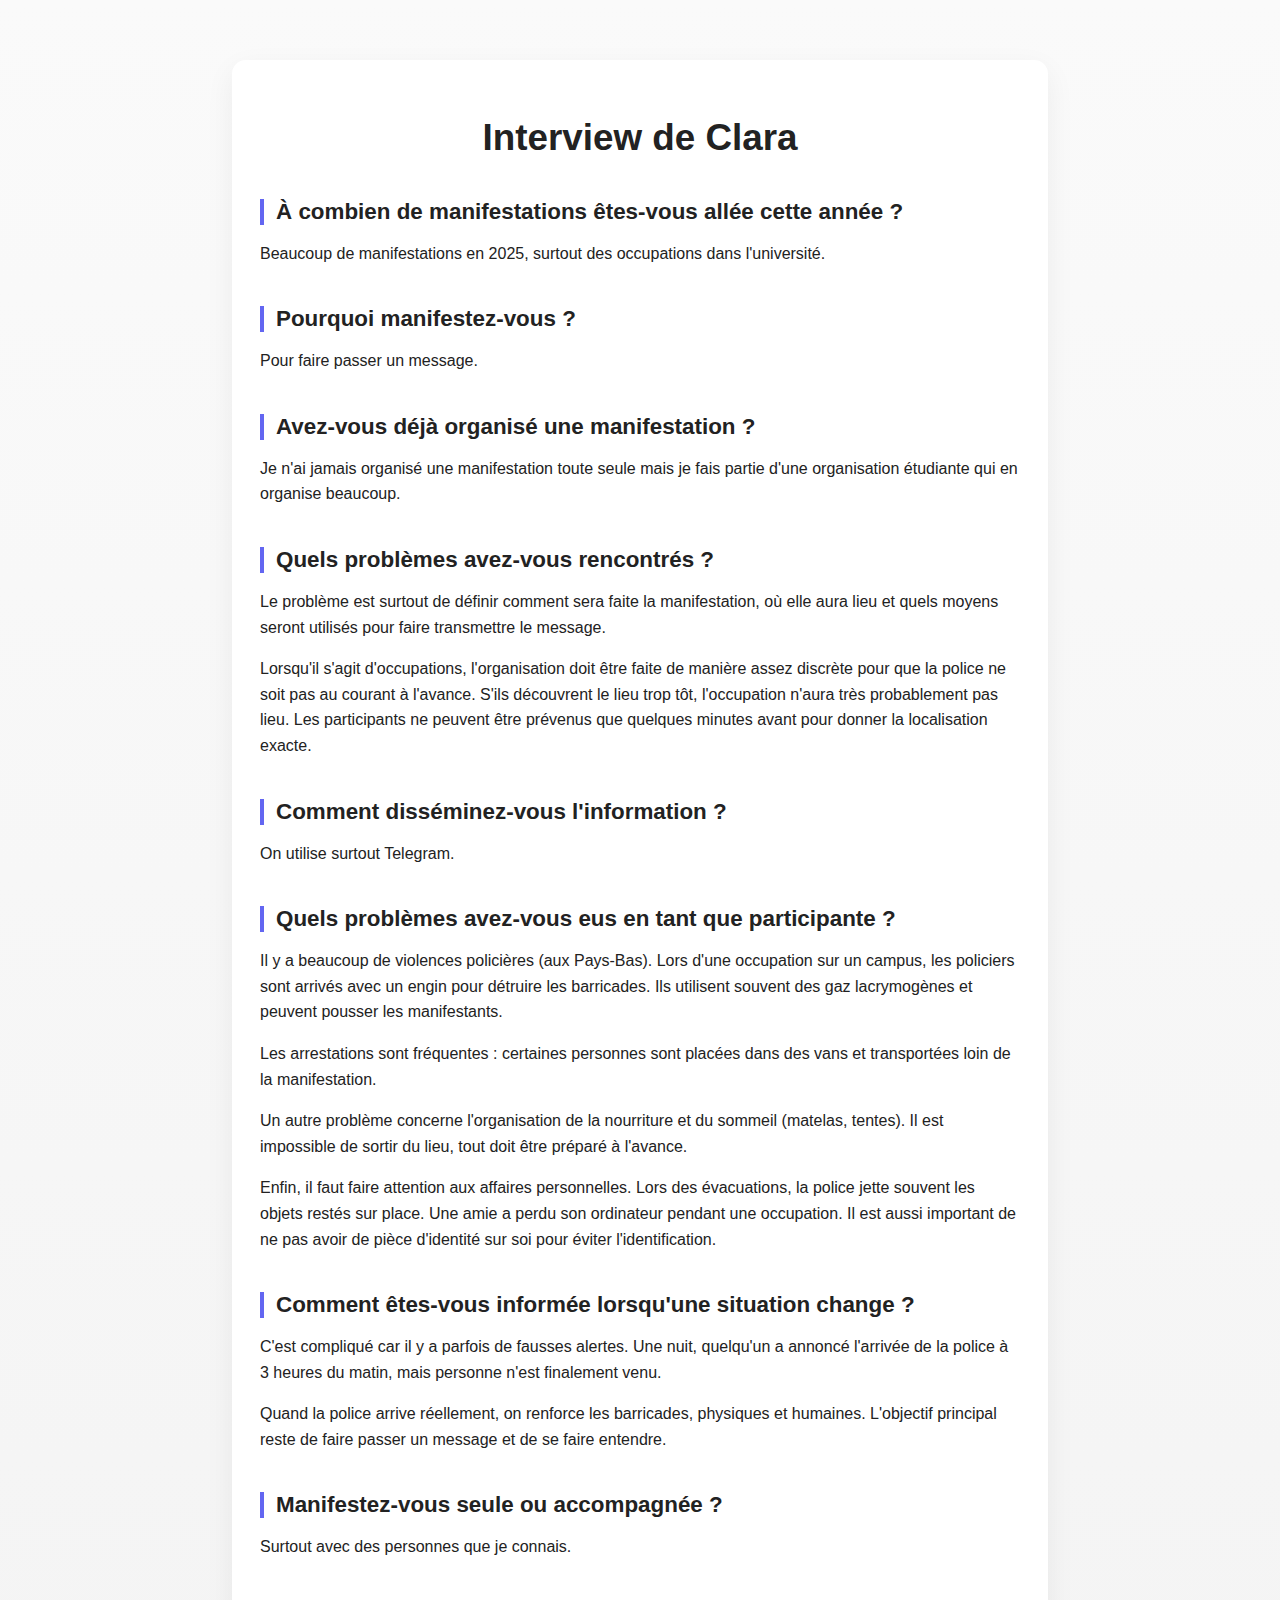
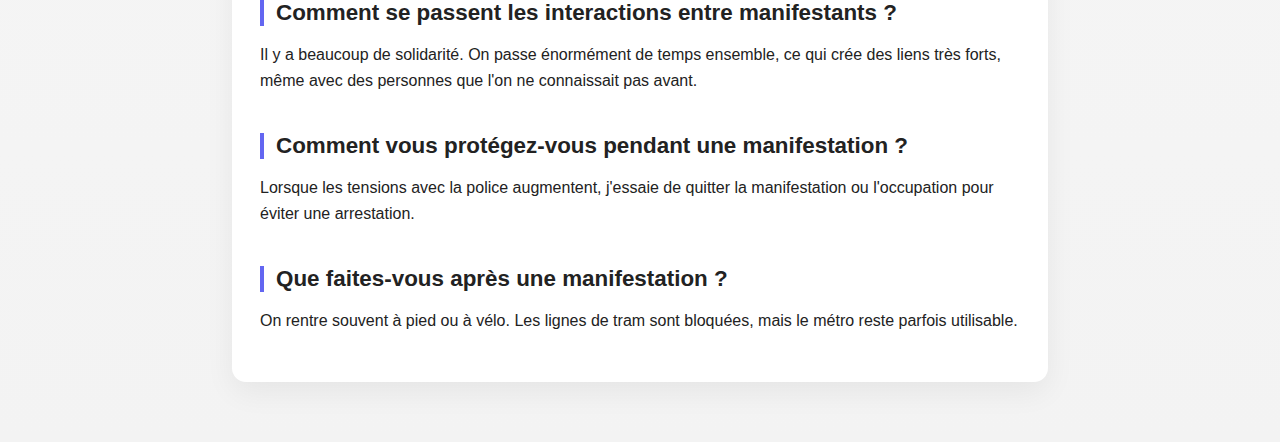
<file: interviews/Clara.html>
<!DOCTYPE html>
<html lang="fr">
<head>
  <meta charset="UTF-8">
  <title>Interview – Clara</title>
  <link rel="stylesheet" href="../style.css">
</head>
<body>

  <main class="container">
    <h1>Interview de Clara</h1>

    <h2>À combien de manifestations êtes-vous allée cette année ?</h2>
    <p>
      Beaucoup de manifestations en 2025, surtout des occupations dans l'université.
    </p>

    <h2>Pourquoi manifestez-vous ?</h2>
    <p>
      Pour faire passer un message.
    </p>

    <h2>Avez-vous déjà organisé une manifestation ?</h2>
    <p>
      Je n'ai jamais organisé une manifestation toute seule mais je fais partie
      d'une organisation étudiante qui en organise beaucoup.
    </p>

    <h2>Quels problèmes avez-vous rencontrés ?</h2>
    <p>
      Le problème est surtout de définir comment sera faite la manifestation,
      où elle aura lieu et quels moyens seront utilisés pour faire transmettre
      le message.
    </p>
    <p>
      Lorsqu'il s'agit d'occupations, l'organisation doit être faite de manière
      assez discrète pour que la police ne soit pas au courant à l'avance.
      S'ils découvrent le lieu trop tôt, l'occupation n'aura très probablement
      pas lieu. Les participants ne peuvent être prévenus que quelques minutes
      avant pour donner la localisation exacte.
    </p>

    <h2>Comment disséminez-vous l'information ?</h2>
    <p>
      On utilise surtout Telegram.
    </p>

    <h2>Quels problèmes avez-vous eus en tant que participante ?</h2>
    <p>
      Il y a beaucoup de violences policières (aux Pays-Bas). Lors d'une occupation
      sur un campus, les policiers sont arrivés avec un engin pour détruire les
      barricades. Ils utilisent souvent des gaz lacrymogènes et peuvent pousser
      les manifestants.
    </p>
    <p>
      Les arrestations sont fréquentes : certaines personnes sont placées dans
      des vans et transportées loin de la manifestation.
    </p>
    <p>
      Un autre problème concerne l'organisation de la nourriture et du sommeil
      (matelas, tentes). Il est impossible de sortir du lieu, tout doit être
      préparé à l'avance.
    </p>
    <p>
      Enfin, il faut faire attention aux affaires personnelles. Lors des évacuations,
      la police jette souvent les objets restés sur place. Une amie a perdu son
      ordinateur pendant une occupation. Il est aussi important de ne pas avoir
      de pièce d'identité sur soi pour éviter l'identification.
    </p>

    <h2>Comment êtes-vous informée lorsqu'une situation change ?</h2>
    <p>
      C'est compliqué car il y a parfois de fausses alertes. Une nuit, quelqu'un
      a annoncé l'arrivée de la police à 3 heures du matin, mais personne n'est
      finalement venu.
    </p>
    <p>
      Quand la police arrive réellement, on renforce les barricades, physiques
      et humaines. L'objectif principal reste de faire passer un message et de
      se faire entendre.
    </p>

    <h2>Manifestez-vous seule ou accompagnée ?</h2>
    <p>
      Surtout avec des personnes que je connais.
    </p>

    <h2>Comment se passent les interactions entre manifestants ?</h2>
    <p>
      Il y a beaucoup de solidarité. On passe énormément de temps ensemble, ce
      qui crée des liens très forts, même avec des personnes que l'on ne connaissait
      pas avant.
    </p>

    <h2>Comment vous protégez-vous pendant une manifestation ?</h2>
    <p>
      Lorsque les tensions avec la police augmentent, j'essaie de quitter la
      manifestation ou l'occupation pour éviter une arrestation.
    </p>

    <h2>Que faites-vous après une manifestation ?</h2>
    <p>
      On rentre souvent à pied ou à vélo. Les lignes de tram sont bloquées,
      mais le métro reste parfois utilisable.
    </p>

</body>
</html>
</file>
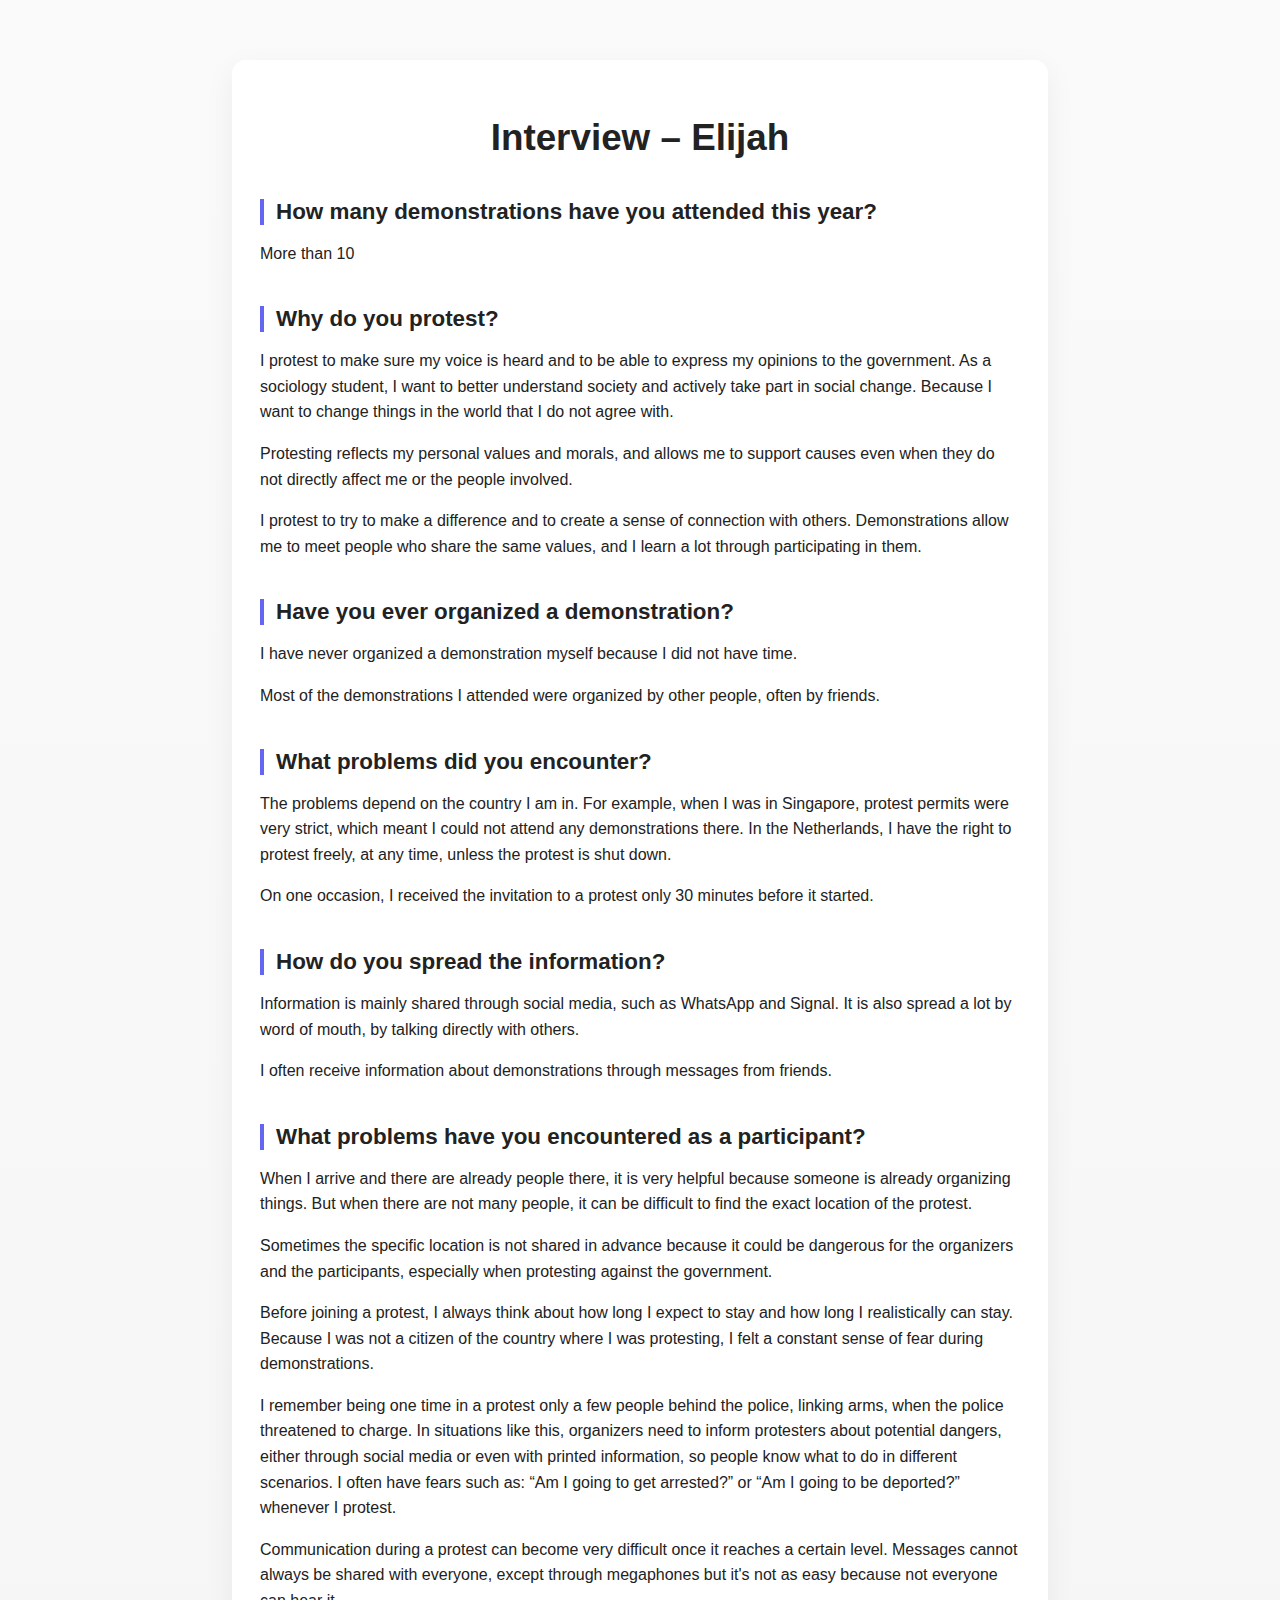
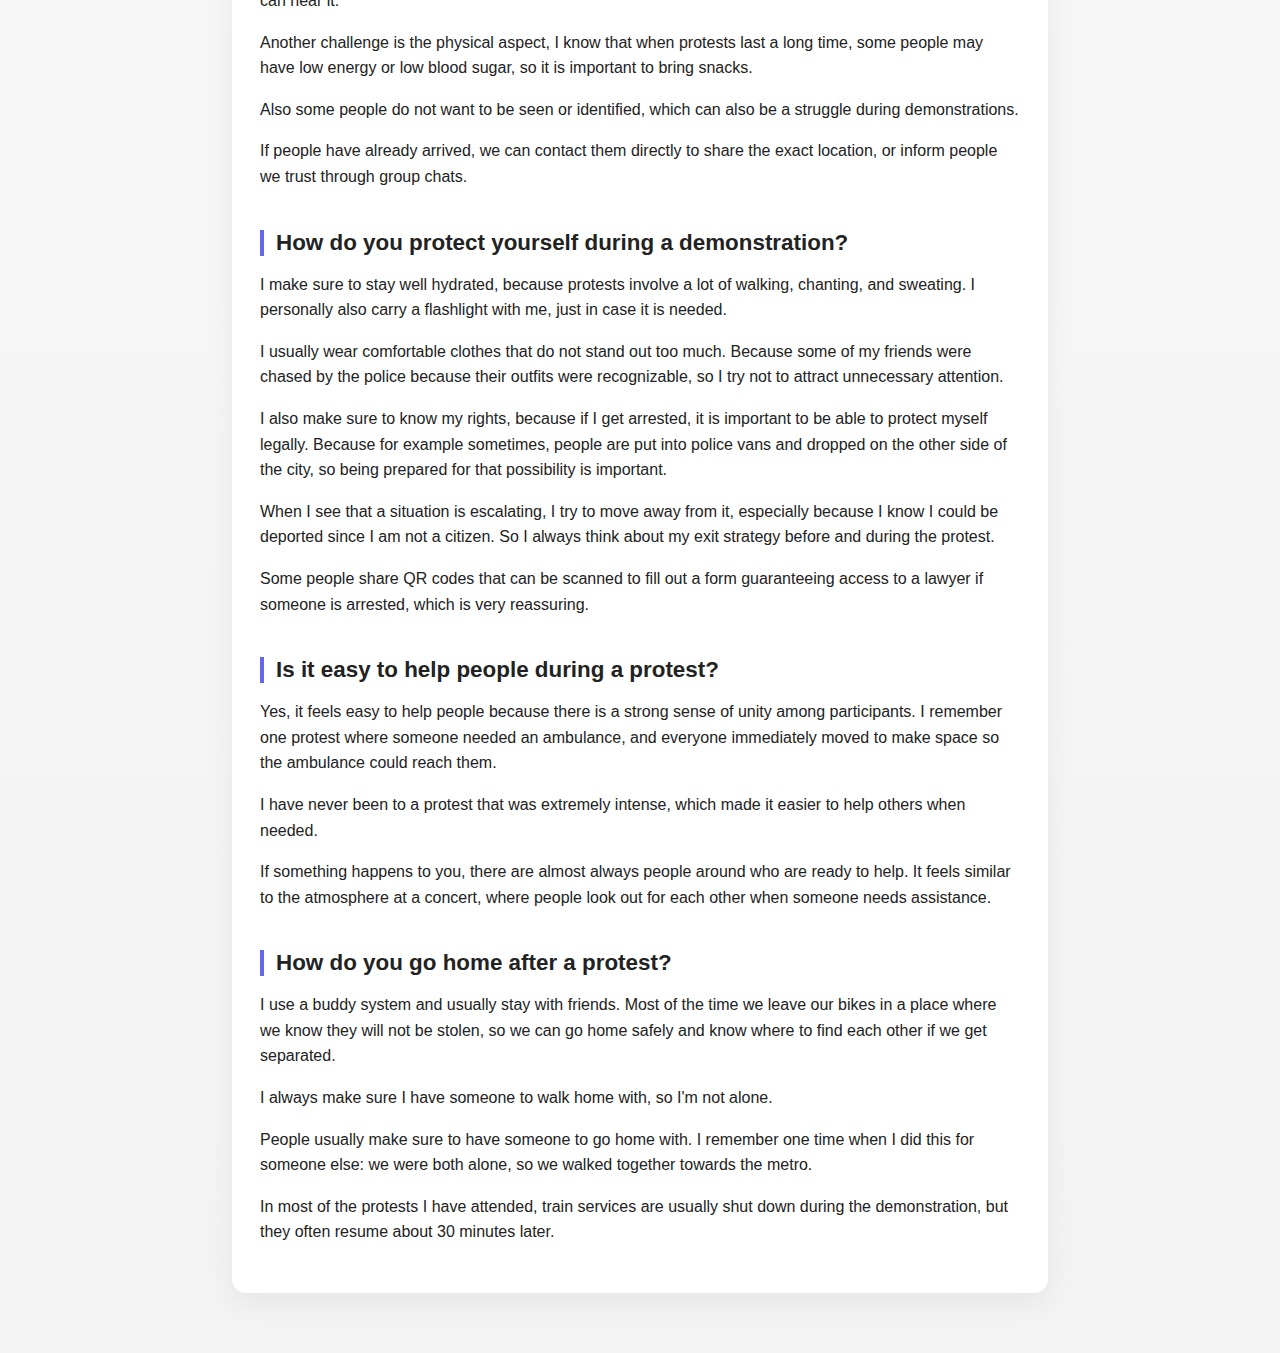
<file: interviews/Elijah.html>
<!DOCTYPE html>
<html lang="en">
<head>
  <meta charset="UTF-8">
  <title>Interview – Elijah</title>
  <link rel="stylesheet" href="../style.css">
</head>
<body>

  <main class="container">
    <h1>Interview – Elijah</h1>

    <h2>How many demonstrations have you attended this year?</h2>
    <p>More than 10</p>

    <h2>Why do you protest?</h2>
    <p>
      I protest to make sure my voice is heard and to be able to express my opinions to the government.
      As a sociology student, I want to better understand society and actively take part in social change.
      Because I want to change things in the world that I do not agree with.
    </p>
    <p>
      Protesting reflects my personal values and morals, and allows me to support causes even when they do not directly affect me or the people involved.
    </p>
    <p>
      I protest to try to make a difference and to create a sense of connection with others.
      Demonstrations allow me to meet people who share the same values, and I learn a lot through participating in them.
    </p>

    <h2>Have you ever organized a demonstration?</h2>
    <p>
      I have never organized a demonstration myself because I did not have time.
    </p>
    <p>
      Most of the demonstrations I attended were organized by other people, often by friends.
    </p>

    <h2>What problems did you encounter?</h2>
    <p>
      The problems depend on the country I am in. For example, when I was in Singapore, protest permits were very strict, which meant I could not attend any demonstrations there.
      In the Netherlands, I have the right to protest freely, at any time, unless the protest is shut down.
    </p>
    <p>
      On one occasion, I received the invitation to a protest only 30 minutes before it started.
    </p>

    <h2>How do you spread the information?</h2>
    <p>
      Information is mainly shared through social media, such as WhatsApp and Signal. It is also spread a lot by word of mouth, by talking directly with others.
    </p>
    <p>
      I often receive information about demonstrations through messages from friends.
    </p>

    <h2>What problems have you encountered as a participant?</h2>
    <p>
      When I arrive and there are already people there, it is very helpful because someone is already organizing things.
      But when there are not many people, it can be difficult to find the exact location of the protest.
    </p>
    <p>
      Sometimes the specific location is not shared in advance because it could be dangerous for the organizers and the participants, especially when protesting against the government.
    </p>
    <p>
      Before joining a protest, I always think about how long I expect to stay and how long I realistically can stay.
      Because I was not a citizen of the country where I was protesting, I felt a constant sense of fear during demonstrations.
    </p>
    <p>
      I remember being one time in a protest only a few people behind the police, linking arms, when the police threatened to charge.
      In situations like this, organizers need to inform protesters about potential dangers, either through social media or even with printed information, so people know what to do in different scenarios.
      I often have fears such as: “Am I going to get arrested?” or “Am I going to be deported?” whenever I protest.
    </p>
    <p>
      Communication during a protest can become very difficult once it reaches a certain level. Messages cannot always be shared with everyone, except through megaphones but it's not as easy because not everyone can hear it.
    </p>
    <p>
      Another challenge is the physical aspect, I know that when protests last a long time, some people may have low energy or low blood sugar, so it is important to bring snacks.
    </p>
    <p>
      Also some people do not want to be seen or identified, which can also be a struggle during demonstrations.
    </p>
    <p>
      If people have already arrived, we can contact them directly to share the exact location, or inform people we trust through group chats.
    </p>

    <h2>How do you protect yourself during a demonstration?</h2>
    <p>
      I make sure to stay well hydrated, because protests involve a lot of walking, chanting, and sweating. I personally also carry a flashlight with me, just in case it is needed.
    </p>
    <p>
      I usually wear comfortable clothes that do not stand out too much. Because some of my friends were chased by the police because their outfits were recognizable, so I try not to attract unnecessary attention.
    </p>
    <p>
      I also make sure to know my rights, because if I get arrested, it is important to be able to protect myself legally. Because for example sometimes, people are put into police vans and dropped on the other side of the city, so being prepared for that possibility is important.
    </p>
    <p>
      When I see that a situation is escalating, I try to move away from it, especially because I know I could be deported since I am not a citizen. So I always think about my exit strategy before and during the protest.
    </p>
    <p>
      Some people share QR codes that can be scanned to fill out a form guaranteeing access to a lawyer if someone is arrested, which is very reassuring.
    </p>

    <h2>Is it easy to help people during a protest?</h2>
    <p>
      Yes, it feels easy to help people because there is a strong sense of unity among participants.
      I remember one protest where someone needed an ambulance, and everyone immediately moved to make space so the ambulance could reach them.
    </p>
    <p>
      I have never been to a protest that was extremely intense, which made it easier to help others when needed.
    </p>
    <p>
      If something happens to you, there are almost always people around who are ready to help. It feels similar to the atmosphere at a concert, where people look out for each other when someone needs assistance.
    </p>

    <h2>How do you go home after a protest?</h2>
    <p>
      I use a buddy system and usually stay with friends. Most of the time we leave our bikes in a place where we know they will not be stolen, so we can go home safely and know where to find each other if we get separated.
    </p>
    <p>
      I always make sure I have someone to walk home with, so I'm not alone.
    </p>
    <p>
      People usually make sure to have someone to go home with. I remember one time when I did this for someone else: we were both alone, so we walked together towards the metro.
    </p>
    <p>
      In most of the protests I have attended, train services are usually shut down during the demonstration, but they often resume about 30 minutes later.
    </p>
    
  </main>
</body>
</html>
</file>
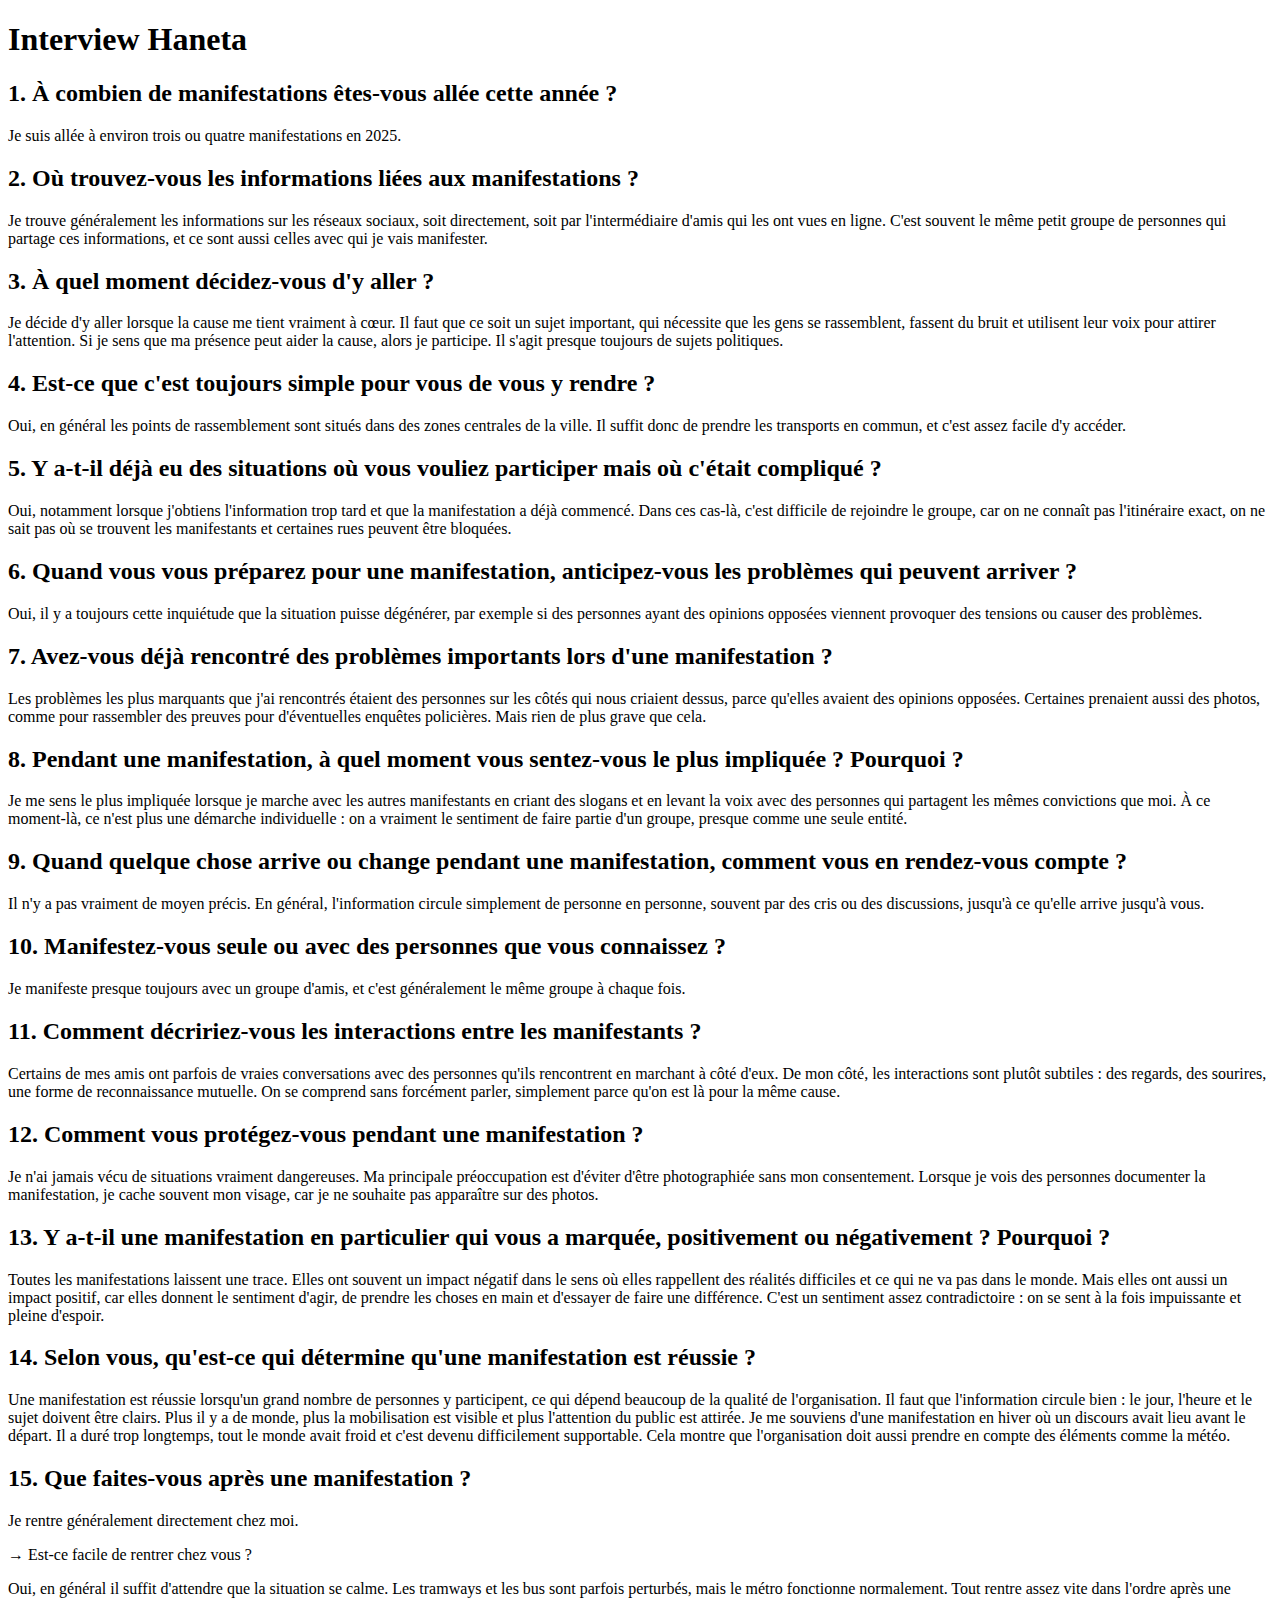
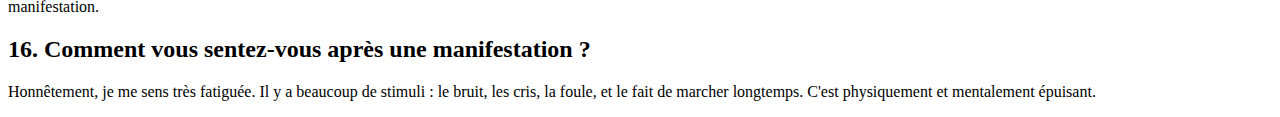
<file: interviews/Haneta.html>
<!DOCTYPE html>
<html lang="fr">
<head>
  <meta charset="UTF-8">
  <title>Interview Haneta</title>
</head>
<body>
  <main>
    <h1>Interview Haneta</h1>

    <h2>1. À combien de manifestations êtes-vous allée cette année ?</h2>
    <p>Je suis allée à environ trois ou quatre manifestations en 2025.</p>

    <h2>2. Où trouvez-vous les informations liées aux manifestations ?</h2>
    <p>
      Je trouve généralement les informations sur les réseaux sociaux, soit directement, soit par l'intermédiaire d'amis qui les ont vues en ligne.
      C'est souvent le même petit groupe de personnes qui partage ces informations, et ce sont aussi celles avec qui je vais manifester.
    </p>

    <h2>3. À quel moment décidez-vous d'y aller ?</h2>
    <p>
      Je décide d'y aller lorsque la cause me tient vraiment à cœur. Il faut que ce soit un sujet important, qui nécessite que les gens se rassemblent,
      fassent du bruit et utilisent leur voix pour attirer l'attention. Si je sens que ma présence peut aider la cause, alors je participe.
      Il s'agit presque toujours de sujets politiques.
    </p>

    <h2>4. Est-ce que c'est toujours simple pour vous de vous y rendre ?</h2>
    <p>
      Oui, en général les points de rassemblement sont situés dans des zones centrales de la ville.
      Il suffit donc de prendre les transports en commun, et c'est assez facile d'y accéder.
    </p>

    <h2>5. Y a-t-il déjà eu des situations où vous vouliez participer mais où c'était compliqué ?</h2>
    <p>
      Oui, notamment lorsque j'obtiens l'information trop tard et que la manifestation a déjà commencé.
      Dans ces cas-là, c'est difficile de rejoindre le groupe, car on ne connaît pas l'itinéraire exact,
      on ne sait pas où se trouvent les manifestants et certaines rues peuvent être bloquées.
    </p>

    <h2>6. Quand vous vous préparez pour une manifestation, anticipez-vous les problèmes qui peuvent arriver ?</h2>
    <p>
      Oui, il y a toujours cette inquiétude que la situation puisse dégénérer,
      par exemple si des personnes ayant des opinions opposées viennent provoquer des tensions ou causer des problèmes.
    </p>

    <h2>7. Avez-vous déjà rencontré des problèmes importants lors d'une manifestation ?</h2>
    <p>
      Les problèmes les plus marquants que j'ai rencontrés étaient des personnes sur les côtés qui nous criaient dessus, parce qu'elles avaient des opinions opposées.
      Certaines prenaient aussi des photos, comme pour rassembler des preuves pour d'éventuelles enquêtes policières. Mais rien de plus grave que cela.
    </p>

    <h2>8. Pendant une manifestation, à quel moment vous sentez-vous le plus impliquée ? Pourquoi ?</h2>
    <p>
      Je me sens le plus impliquée lorsque je marche avec les autres manifestants en criant des slogans et en levant la voix avec des personnes qui partagent les mêmes convictions que moi.
      À ce moment-là, ce n'est plus une démarche individuelle : on a vraiment le sentiment de faire partie d'un groupe, presque comme une seule entité.
    </p>

    <h2>9. Quand quelque chose arrive ou change pendant une manifestation, comment vous en rendez-vous compte ?</h2>
    <p>
      Il n'y a pas vraiment de moyen précis. En général, l'information circule simplement de personne en personne, souvent par des cris ou des discussions,
      jusqu'à ce qu'elle arrive jusqu'à vous.
    </p>

    <h2>10. Manifestez-vous seule ou avec des personnes que vous connaissez ?</h2>
    <p>Je manifeste presque toujours avec un groupe d'amis, et c'est généralement le même groupe à chaque fois.</p>

    <h2>11. Comment décririez-vous les interactions entre les manifestants ?</h2>
    <p>
      Certains de mes amis ont parfois de vraies conversations avec des personnes qu'ils rencontrent en marchant à côté d'eux.
      De mon côté, les interactions sont plutôt subtiles : des regards, des sourires, une forme de reconnaissance mutuelle.
      On se comprend sans forcément parler, simplement parce qu'on est là pour la même cause.
    </p>

    <h2>12. Comment vous protégez-vous pendant une manifestation ?</h2>
    <p>
      Je n'ai jamais vécu de situations vraiment dangereuses. Ma principale préoccupation est d'éviter d'être photographiée sans mon consentement.
      Lorsque je vois des personnes documenter la manifestation, je cache souvent mon visage, car je ne souhaite pas apparaître sur des photos.
    </p>

    <h2>13. Y a-t-il une manifestation en particulier qui vous a marquée, positivement ou négativement ? Pourquoi ?</h2>
    <p>
      Toutes les manifestations laissent une trace. Elles ont souvent un impact négatif dans le sens où elles rappellent des réalités difficiles et ce qui ne va pas dans le monde.
      Mais elles ont aussi un impact positif, car elles donnent le sentiment d'agir, de prendre les choses en main et d'essayer de faire une différence.
      C'est un sentiment assez contradictoire : on se sent à la fois impuissante et pleine d'espoir.
    </p>

    <h2>14. Selon vous, qu'est-ce qui détermine qu'une manifestation est réussie ?</h2>
    <p>
      Une manifestation est réussie lorsqu'un grand nombre de personnes y participent, ce qui dépend beaucoup de la qualité de l'organisation.
      Il faut que l'information circule bien : le jour, l'heure et le sujet doivent être clairs.
      Plus il y a de monde, plus la mobilisation est visible et plus l'attention du public est attirée.
      Je me souviens d'une manifestation en hiver où un discours avait lieu avant le départ. Il a duré trop longtemps, tout le monde avait froid et c'est devenu difficilement supportable.
      Cela montre que l'organisation doit aussi prendre en compte des éléments comme la météo.
    </p>

    <h2>15. Que faites-vous après une manifestation ?</h2>
    <p>Je rentre généralement directement chez moi.</p>
    <p>→ Est-ce facile de rentrer chez vous ?</p>
    <p>
      Oui, en général il suffit d'attendre que la situation se calme. Les tramways et les bus sont parfois perturbés, mais le métro fonctionne normalement.
      Tout rentre assez vite dans l'ordre après une manifestation.
    </p>

    <h2>16. Comment vous sentez-vous après une manifestation ?</h2>
    <p>
      Honnêtement, je me sens très fatiguée. Il y a beaucoup de stimuli : le bruit, les cris, la foule, et le fait de marcher longtemps.
      C'est physiquement et mentalement épuisant.
    </p>

  </main>
</body>
</html>
</file>
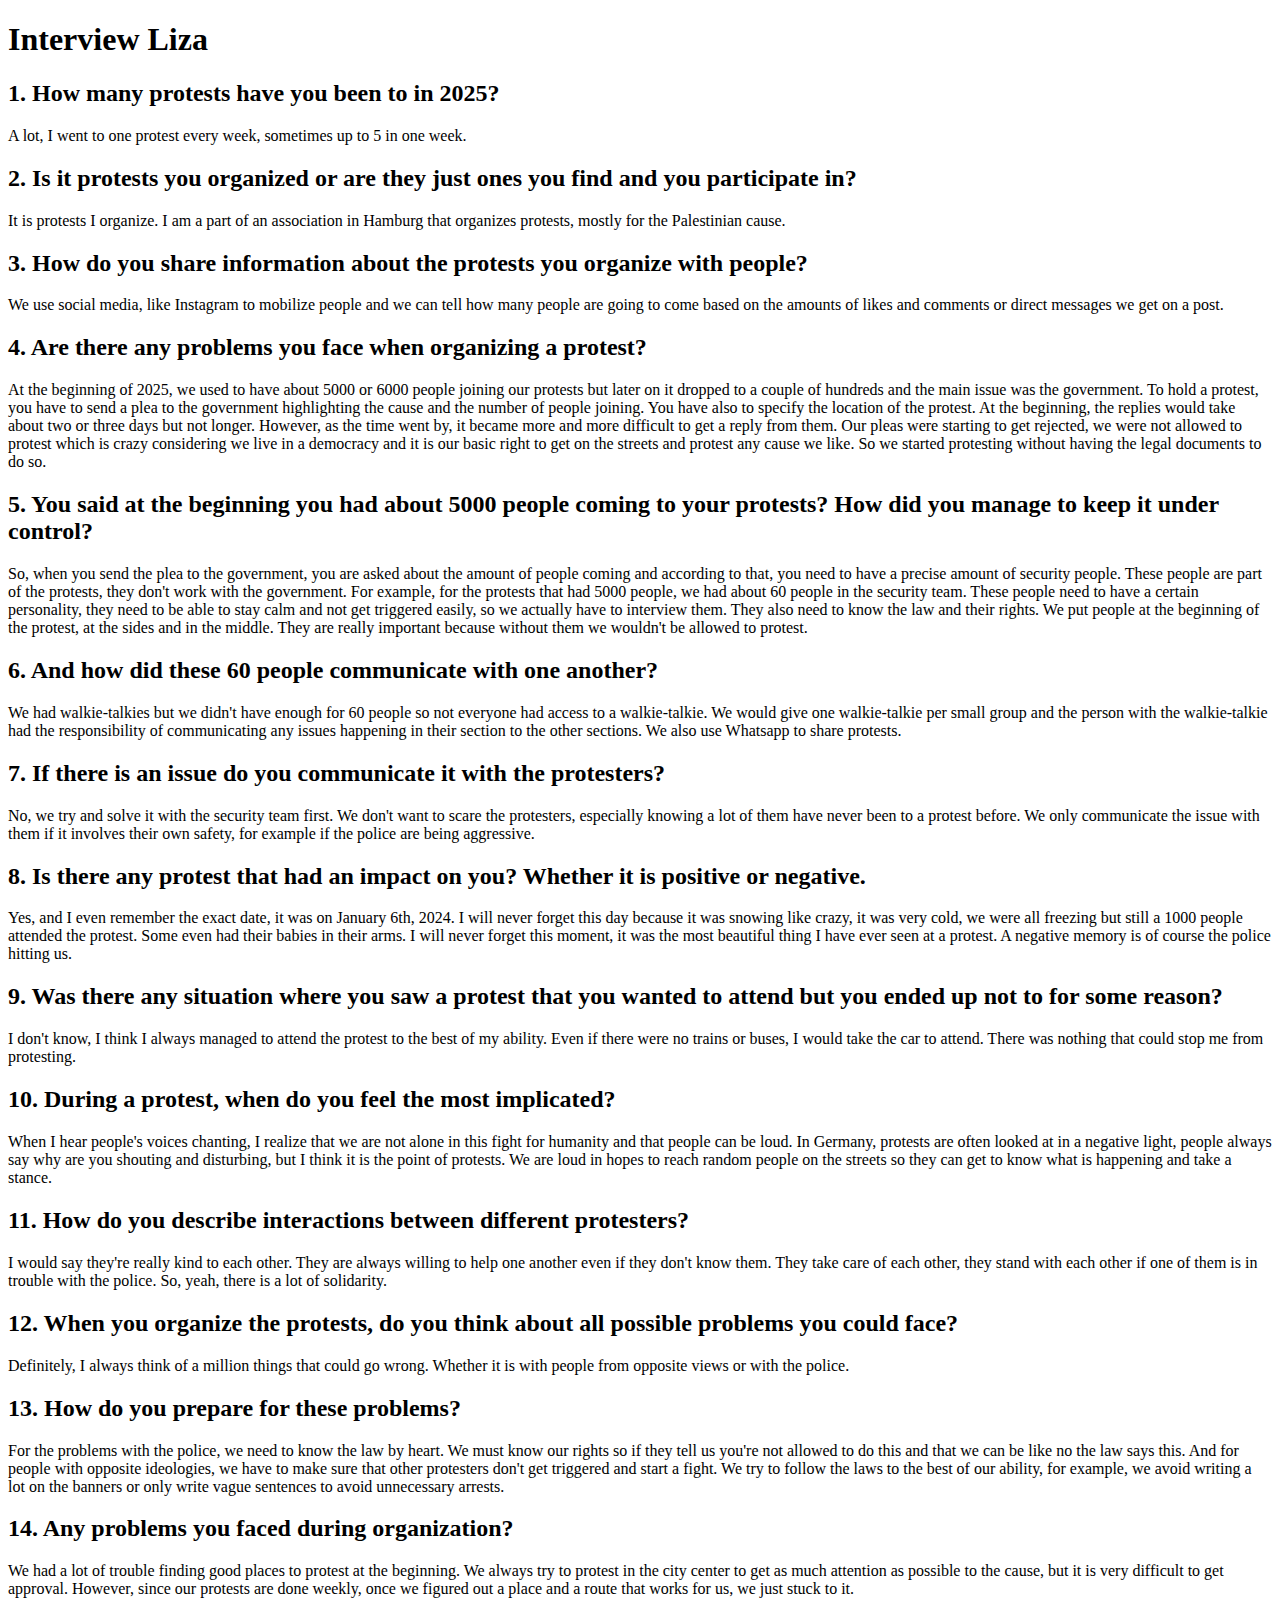
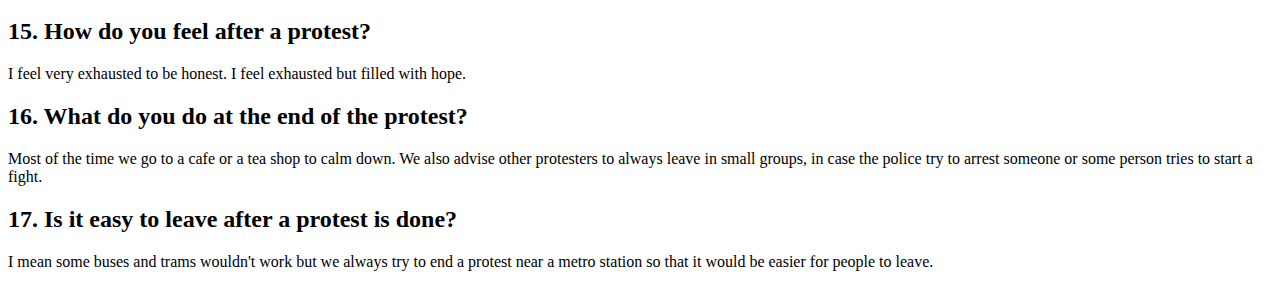
<file: interviews/Liza.html>
<!DOCTYPE html>
<html lang="en">
<head>
  <meta charset="UTF-8">
  <title>Interview Liza</title>
</head>
<body>
  <main>
    <h1>Interview Liza</h1>

    <h2>1. How many protests have you been to in 2025?</h2>
    <p>A lot, I went to one protest every week, sometimes up to 5 in one week.</p>

    <h2>2. Is it protests you organized or are they just ones you find and you participate in?</h2>
    <p>It is protests I organize. I am a part of an association in Hamburg that organizes protests, mostly for the Palestinian cause.</p>

    <h2>3. How do you share information about the protests you organize with people?</h2>
    <p>We use social media, like Instagram to mobilize people and we can tell how many people are going to come based on the amounts of likes and comments or direct messages we get on a post.</p>

    <h2>4. Are there any problems you face when organizing a protest?</h2>
    <p>
      At the beginning of 2025, we used to have about 5000 or 6000 people joining our protests but later on it dropped to a couple of hundreds and the main issue was the government.
      To hold a protest, you have to send a plea to the government highlighting the cause and the number of people joining. You have also to specify the location of the protest.
      At the beginning, the replies would take about two or three days but not longer. However, as the time went by, it became more and more difficult to get a reply from them.
      Our pleas were starting to get rejected, we were not allowed to protest which is crazy considering we live in a democracy and it is our basic right to get on the streets and protest any cause we like.
      So we started protesting without having the legal documents to do so.
    </p>

    <h2>5. You said at the beginning you had about 5000 people coming to your protests? How did you manage to keep it under control?</h2>
    <p>
      So, when you send the plea to the government, you are asked about the amount of people coming and according to that, you need to have a precise amount of security people.
      These people are part of the protests, they don't work with the government. For example, for the protests that had 5000 people, we had about 60 people in the security team.
      These people need to have a certain personality, they need to be able to stay calm and not get triggered easily, so we actually have to interview them.
      They also need to know the law and their rights. We put people at the beginning of the protest, at the sides and in the middle. They are really important because without them we wouldn't be allowed to protest.
    </p>

    <h2>6. And how did these 60 people communicate with one another?</h2>
    <p>
      We had walkie-talkies but we didn't have enough for 60 people so not everyone had access to a walkie-talkie.
      We would give one walkie-talkie per small group and the person with the walkie-talkie had the responsibility of communicating any issues happening in their section to the other sections.
      We also use Whatsapp to share protests.
    </p>

    <h2>7. If there is an issue do you communicate it with the protesters?</h2>
    <p>
      No, we try and solve it with the security team first. We don't want to scare the protesters, especially knowing a lot of them have never been to a protest before.
      We only communicate the issue with them if it involves their own safety, for example if the police are being aggressive.
    </p>

    <h2>8. Is there any protest that had an impact on you? Whether it is positive or negative.</h2>
    <p>
      Yes, and I even remember the exact date, it was on January 6th, 2024.
      I will never forget this day because it was snowing like crazy, it was very cold, we were all freezing but still a 1000 people attended the protest.
      Some even had their babies in their arms. I will never forget this moment, it was the most beautiful thing I have ever seen at a protest.
      A negative memory is of course the police hitting us.
    </p>

    <h2>9. Was there any situation where you saw a protest that you wanted to attend but you ended up not to for some reason?</h2>
    <p>
      I don't know, I think I always managed to attend the protest to the best of my ability.
      Even if there were no trains or buses, I would take the car to attend. There was nothing that could stop me from protesting.
    </p>

    <h2>10. During a protest, when do you feel the most implicated?</h2>
    <p>
      When I hear people's voices chanting, I realize that we are not alone in this fight for humanity and that people can be loud.
      In Germany, protests are often looked at in a negative light, people always say why are you shouting and disturbing, but I think it is the point of protests.
      We are loud in hopes to reach random people on the streets so they can get to know what is happening and take a stance.
    </p>

    <h2>11. How do you describe interactions between different protesters?</h2>
    <p>
      I would say they're really kind to each other. They are always willing to help one another even if they don't know them.
      They take care of each other, they stand with each other if one of them is in trouble with the police. So, yeah, there is a lot of solidarity.
    </p>

    <h2>12. When you organize the protests, do you think about all possible problems you could face?</h2>
    <p>Definitely, I always think of a million things that could go wrong. Whether it is with people from opposite views or with the police.</p>

    <h2>13. How do you prepare for these problems?</h2>
    <p>
      For the problems with the police, we need to know the law by heart. We must know our rights so if they tell us you're not allowed to do this and that we can be like no the law says this.
      And for people with opposite ideologies, we have to make sure that other protesters don't get triggered and start a fight.
      We try to follow the laws to the best of our ability, for example, we avoid writing a lot on the banners or only write vague sentences to avoid unnecessary arrests.
    </p>

    <h2>14. Any problems you faced during organization?</h2>
    <p>
      We had a lot of trouble finding good places to protest at the beginning. We always try to protest in the city center to get as much attention as possible to the cause, but it is very difficult to get approval.
      However, since our protests are done weekly, once we figured out a place and a route that works for us, we just stuck to it.
    </p>

    <h2>15. How do you feel after a protest?</h2>
    <p>I feel very exhausted to be honest. I feel exhausted but filled with hope.</p>

    <h2>16. What do you do at the end of the protest?</h2>
    <p>
      Most of the time we go to a cafe or a tea shop to calm down. We also advise other protesters to always leave in small groups, in case the police try to arrest someone or some person tries to start a fight.
    </p>

    <h2>17. Is it easy to leave after a protest is done?</h2>
    <p>
      I mean some buses and trams wouldn't work but we always try to end a protest near a metro station so that it would be easier for people to leave.
    </p>

  </main>
</body>
</html>
</file>
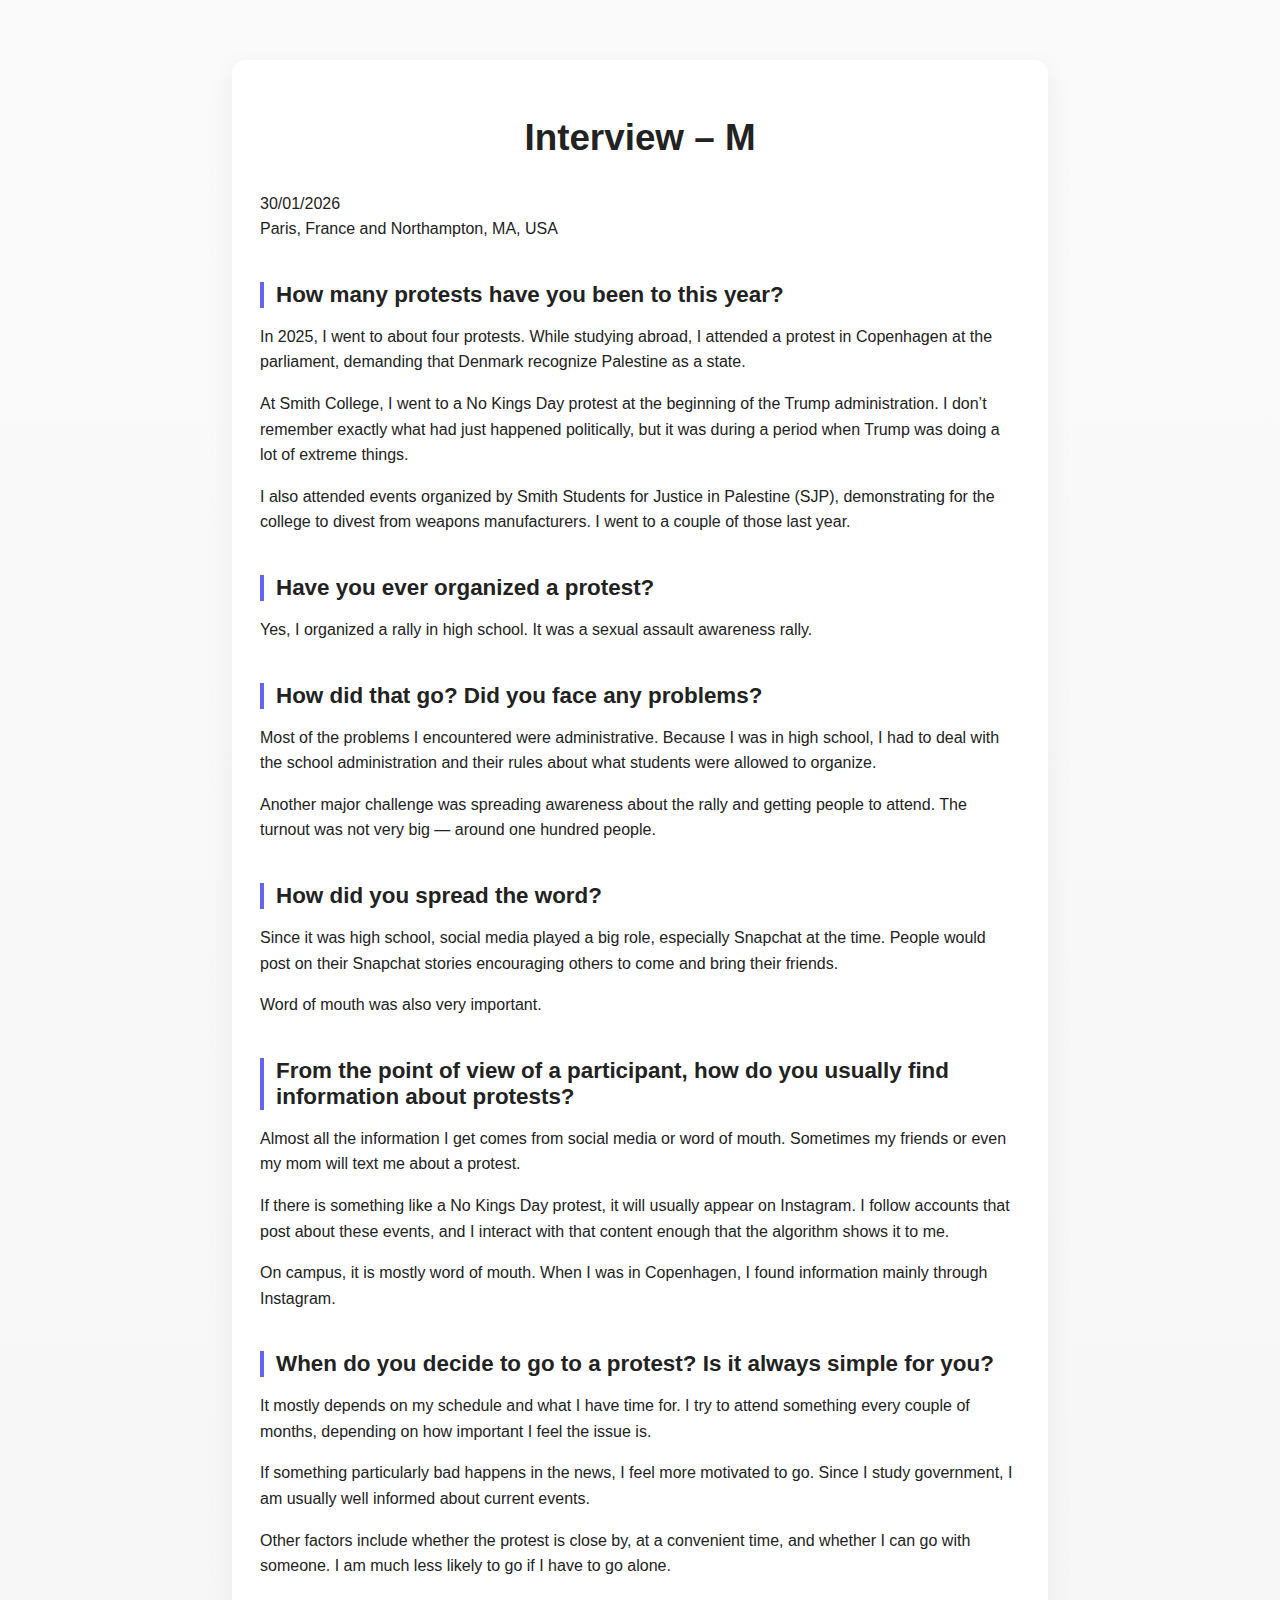
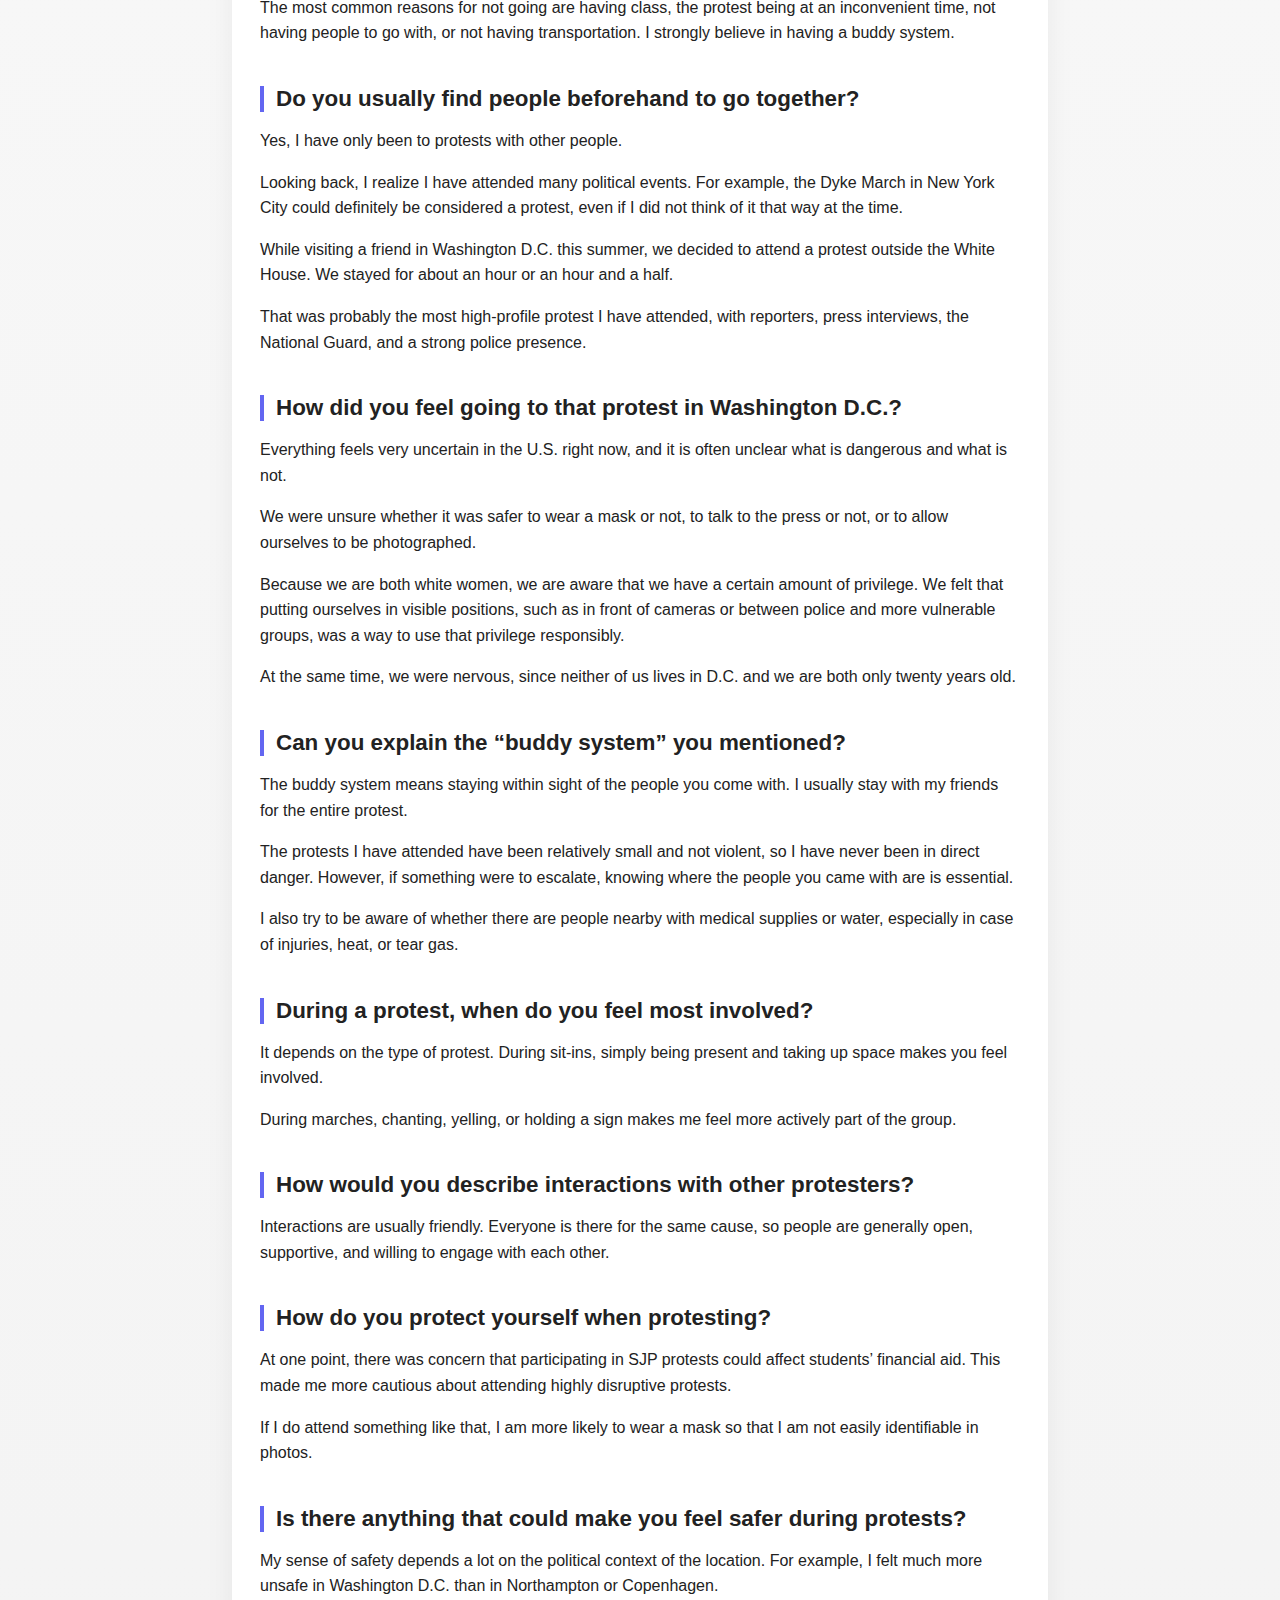
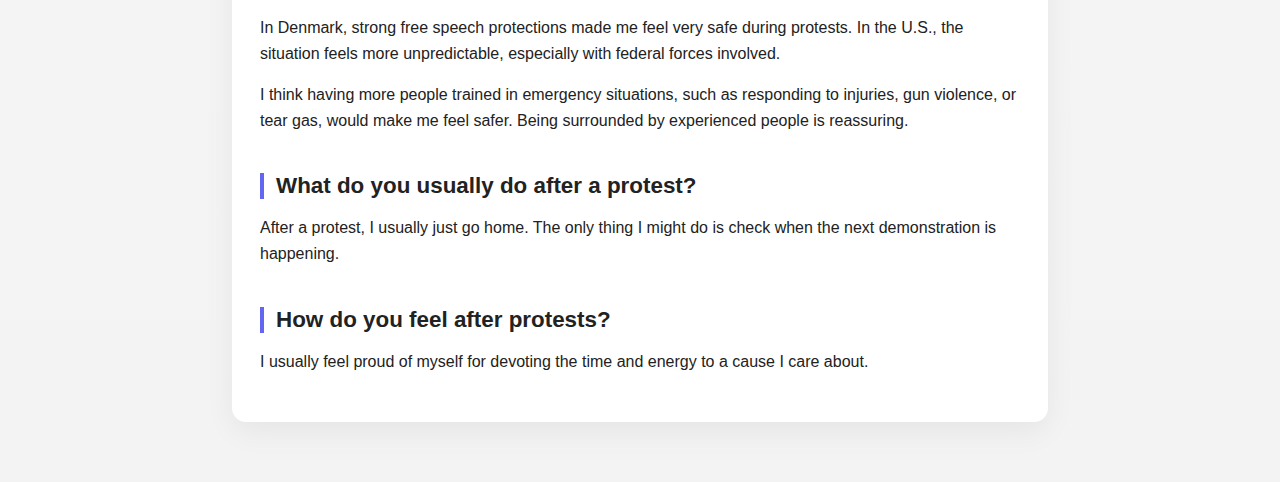
<file: interviews/Maia.html>
<!DOCTYPE html>
<html lang="en">
<head>
  <meta charset="UTF-8">
  <title>Interview – M</title>
  <link rel="stylesheet" href="../style.css">
</head>
<body>

  <main class="container">
    <h1>Interview – M</h1>

    <p>30/01/2026<br>
    Paris, France and Northampton, MA, USA</p>

    <h2>How many protests have you been to this year?</h2>
    <p>
      In 2025, I went to about four protests.
      While studying abroad, I attended a protest in Copenhagen at the parliament,
      demanding that Denmark recognize Palestine as a state.
    </p>
    <p>
      At Smith College, I went to a No Kings Day protest at the beginning of the Trump administration.
      I don’t remember exactly what had just happened politically,
      but it was during a period when Trump was doing a lot of extreme things.
    </p>
    <p>
      I also attended events organized by Smith Students for Justice in Palestine (SJP),
      demonstrating for the college to divest from weapons manufacturers.
      I went to a couple of those last year.
    </p>

    <h2>Have you ever organized a protest?</h2>
    <p>
      Yes, I organized a rally in high school.
      It was a sexual assault awareness rally.
    </p>

    <h2>How did that go? Did you face any problems?</h2>
    <p>
      Most of the problems I encountered were administrative.
      Because I was in high school, I had to deal with the school administration
      and their rules about what students were allowed to organize.
    </p>
    <p>
      Another major challenge was spreading awareness about the rally
      and getting people to attend.
      The turnout was not very big — around one hundred people.
    </p>

    <h2>How did you spread the word?</h2>
    <p>
      Since it was high school, social media played a big role,
      especially Snapchat at the time.
      People would post on their Snapchat stories encouraging others
      to come and bring their friends.
    </p>
    <p>
      Word of mouth was also very important.
    </p>

    <h2>From the point of view of a participant, how do you usually find information about protests?</h2>
    <p>
      Almost all the information I get comes from social media or word of mouth.
      Sometimes my friends or even my mom will text me about a protest.
    </p>
    <p>
      If there is something like a No Kings Day protest,
      it will usually appear on Instagram.
      I follow accounts that post about these events,
      and I interact with that content enough that the algorithm shows it to me.
    </p>
    <p>
      On campus, it is mostly word of mouth.
      When I was in Copenhagen, I found information mainly through Instagram.
    </p>

    <h2>When do you decide to go to a protest? Is it always simple for you?</h2>
    <p>
      It mostly depends on my schedule and what I have time for.
      I try to attend something every couple of months,
      depending on how important I feel the issue is.
    </p>
    <p>
      If something particularly bad happens in the news,
      I feel more motivated to go.
      Since I study government, I am usually well informed about current events.
    </p>
    <p>
      Other factors include whether the protest is close by,
      at a convenient time, and whether I can go with someone.
      I am much less likely to go if I have to go alone.
    </p>
    <p>
      The most common reasons for not going are having class,
      the protest being at an inconvenient time,
      not having people to go with,
      or not having transportation.
      I strongly believe in having a buddy system.
    </p>

    <h2>Do you usually find people beforehand to go together?</h2>
    <p>
      Yes, I have only been to protests with other people.
    </p>
    <p>
      Looking back, I realize I have attended many political events.
      For example, the Dyke March in New York City could definitely be considered a protest,
      even if I did not think of it that way at the time.
    </p>
    <p>
      While visiting a friend in Washington D.C. this summer,
      we decided to attend a protest outside the White House.
      We stayed for about an hour or an hour and a half.
    </p>
    <p>
      That was probably the most high-profile protest I have attended,
      with reporters, press interviews, the National Guard,
      and a strong police presence.
    </p>

    <h2>How did you feel going to that protest in Washington D.C.?</h2>
    <p>
      Everything feels very uncertain in the U.S. right now,
      and it is often unclear what is dangerous and what is not.
    </p>
    <p>
      We were unsure whether it was safer to wear a mask or not,
      to talk to the press or not,
      or to allow ourselves to be photographed.
    </p>
    <p>
      Because we are both white women,
      we are aware that we have a certain amount of privilege.
      We felt that putting ourselves in visible positions,
      such as in front of cameras or between police and more vulnerable groups,
      was a way to use that privilege responsibly.
    </p>
    <p>
      At the same time, we were nervous,
      since neither of us lives in D.C. and we are both only twenty years old.
    </p>

    <h2>Can you explain the “buddy system” you mentioned?</h2>
    <p>
      The buddy system means staying within sight of the people you come with.
      I usually stay with my friends for the entire protest.
    </p>
    <p>
      The protests I have attended have been relatively small
      and not violent, so I have never been in direct danger.
      However, if something were to escalate,
      knowing where the people you came with are is essential.
    </p>
    <p>
      I also try to be aware of whether there are people nearby
      with medical supplies or water,
      especially in case of injuries, heat, or tear gas.
    </p>

    <h2>During a protest, when do you feel most involved?</h2>
    <p>
      It depends on the type of protest.
      During sit-ins, simply being present and taking up space
      makes you feel involved.
    </p>
    <p>
      During marches, chanting, yelling, or holding a sign
      makes me feel more actively part of the group.
    </p>

    <h2>How would you describe interactions with other protesters?</h2>
    <p>
      Interactions are usually friendly.
      Everyone is there for the same cause,
      so people are generally open, supportive,
      and willing to engage with each other.
    </p>

    <h2>How do you protect yourself when protesting?</h2>
    <p>
      At one point, there was concern that participating in SJP protests
      could affect students’ financial aid.
      This made me more cautious about attending highly disruptive protests.
    </p>
    <p>
      If I do attend something like that,
      I am more likely to wear a mask
      so that I am not easily identifiable in photos.
    </p>

    <h2>Is there anything that could make you feel safer during protests?</h2>
    <p>
      My sense of safety depends a lot on the political context of the location.
      For example, I felt much more unsafe in Washington D.C.
      than in Northampton or Copenhagen.
    </p>
    <p>
      In Denmark, strong free speech protections
      made me feel very safe during protests.
      In the U.S., the situation feels more unpredictable,
      especially with federal forces involved.
    </p>
    <p>
      I think having more people trained in emergency situations,
      such as responding to injuries, gun violence, or tear gas,
      would make me feel safer.
      Being surrounded by experienced people is reassuring.
    </p>

    <h2>What do you usually do after a protest?</h2>
    <p>
      After a protest, I usually just go home.
      The only thing I might do is check when the next demonstration is happening.
    </p>

    <h2>How do you feel after protests?</h2>
    <p>
      I usually feel proud of myself
      for devoting the time and energy to a cause I care about.
    </p>

  </main>
</body>
</html>
</file>
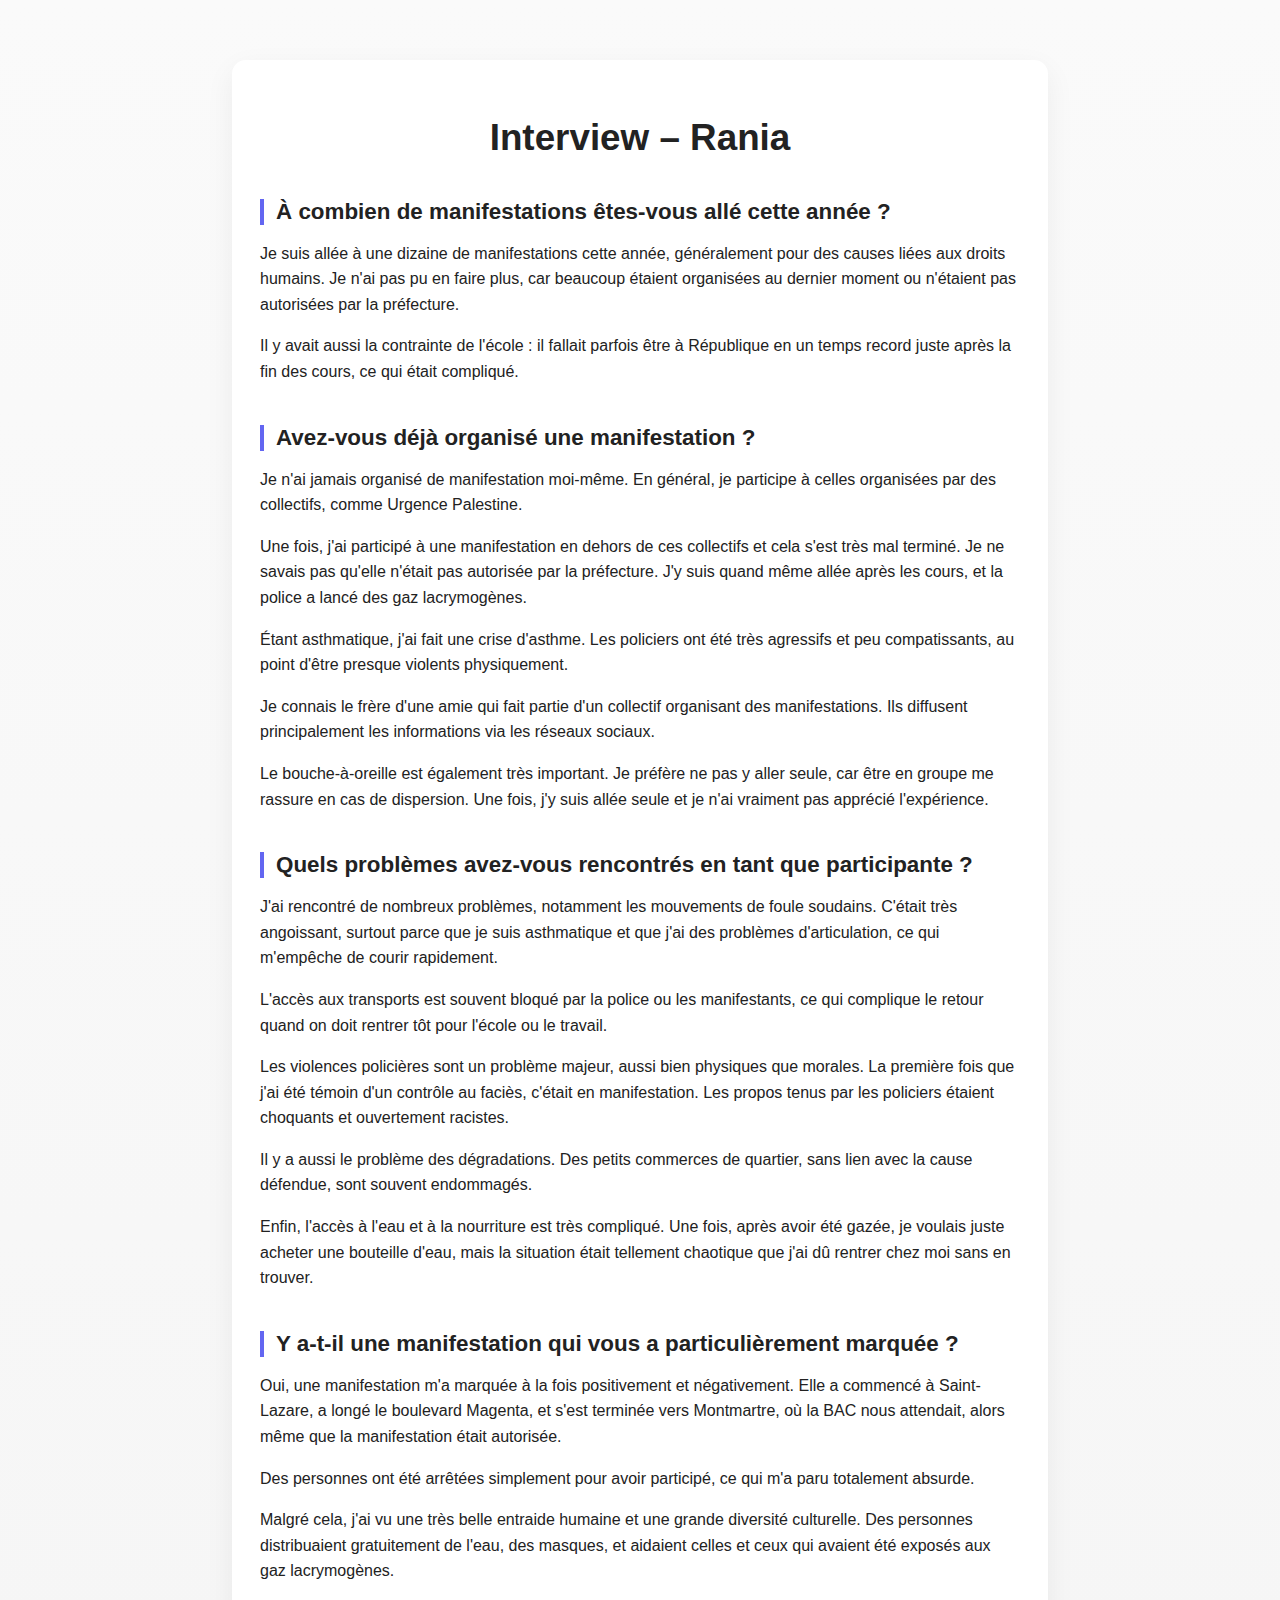
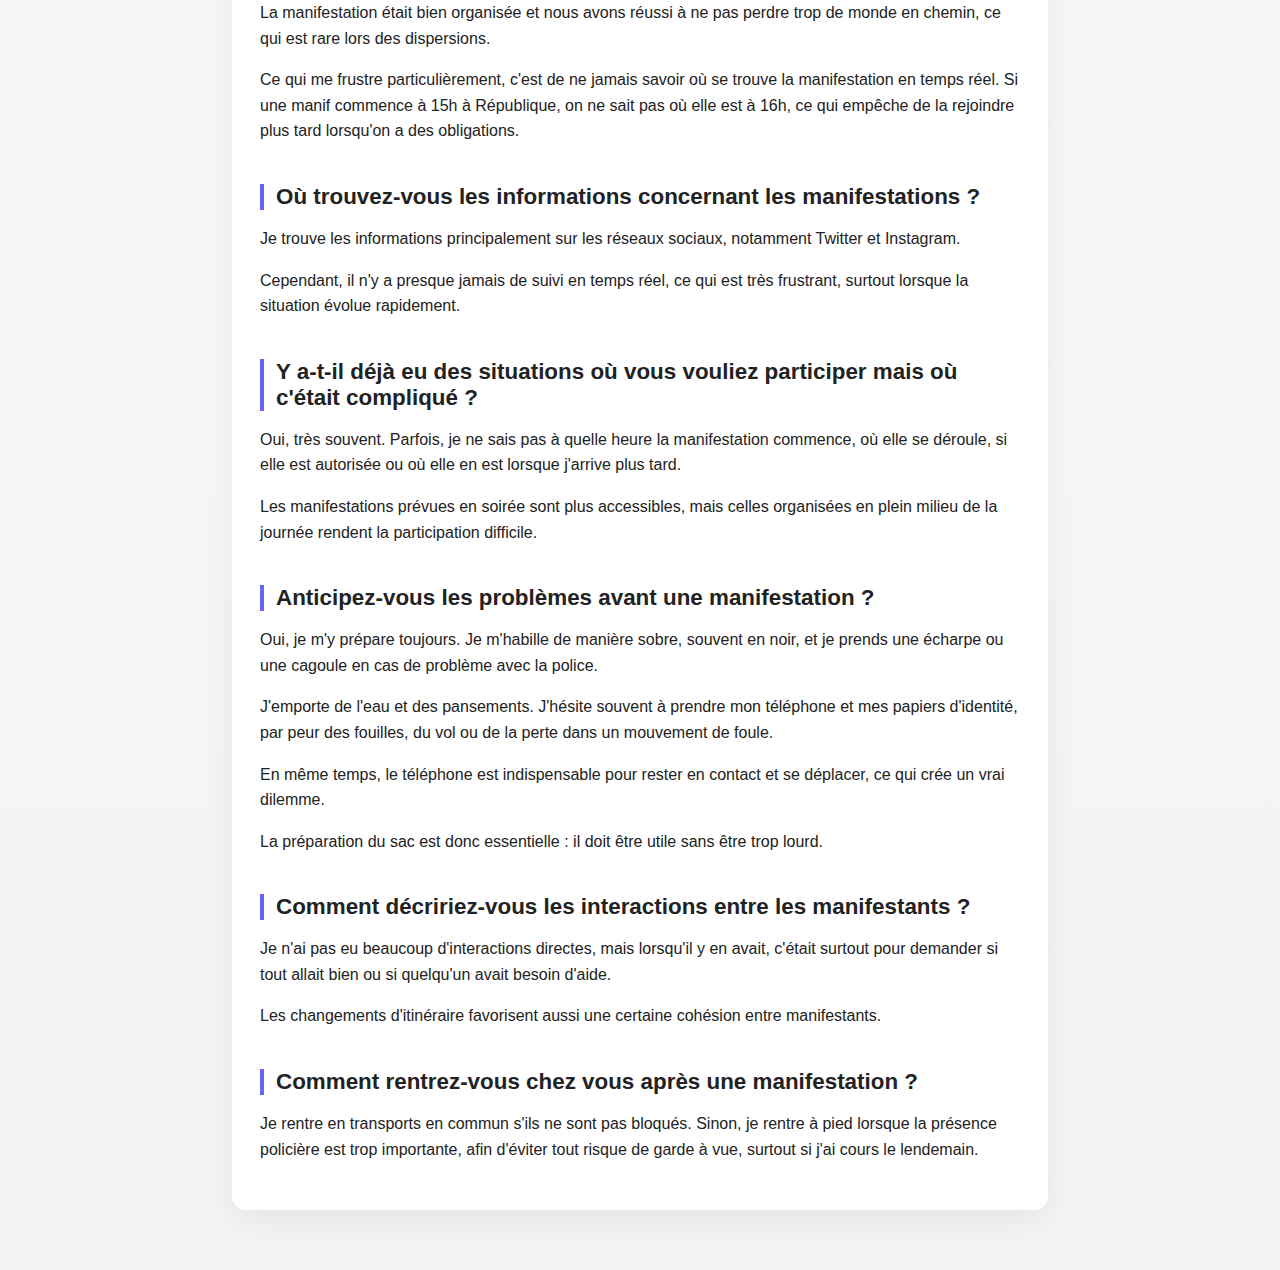
<file: interviews/Rania.html>
<!DOCTYPE html>
<html lang="fr">
<head>
  <meta charset="UTF-8">
  <title>Interview – Rania</title>
  <link rel="stylesheet" href="../style.css">
</head>
<body>

  <main class="container">
    <h1>Interview – Rania</h1>

    <h2>À combien de manifestations êtes-vous allé cette année ?</h2>
    <p>
      Je suis allée à une dizaine de manifestations cette année, généralement pour des causes liées aux droits humains.
      Je n'ai pas pu en faire plus, car beaucoup étaient organisées au dernier moment ou n'étaient pas autorisées par la préfecture.
    </p>
    <p>
      Il y avait aussi la contrainte de l'école : il fallait parfois être à République en un temps record
      juste après la fin des cours, ce qui était compliqué.
    </p>

    <h2>Avez-vous déjà organisé une manifestation ?</h2>
    <p>
      Je n'ai jamais organisé de manifestation moi-même.
      En général, je participe à celles organisées par des collectifs, comme Urgence Palestine.
    </p>
    <p>
      Une fois, j'ai participé à une manifestation en dehors de ces collectifs et cela s'est très mal terminé.
      Je ne savais pas qu'elle n'était pas autorisée par la préfecture.
      J'y suis quand même allée après les cours, et la police a lancé des gaz lacrymogènes.
    </p>
    <p>
      Étant asthmatique, j'ai fait une crise d'asthme.
      Les policiers ont été très agressifs et peu compatissants, au point d'être presque violents physiquement.
    </p>
    <p>
      Je connais le frère d'une amie qui fait partie d'un collectif organisant des manifestations.
      Ils diffusent principalement les informations via les réseaux sociaux.
    </p>
    <p>
      Le bouche-à-oreille est également très important.
      Je préfère ne pas y aller seule, car être en groupe me rassure en cas de dispersion.
      Une fois, j'y suis allée seule et je n'ai vraiment pas apprécié l'expérience.
    </p>

    <h2>Quels problèmes avez-vous rencontrés en tant que participante ?</h2>
    <p>
      J'ai rencontré de nombreux problèmes, notamment les mouvements de foule soudains.
      C'était très angoissant, surtout parce que je suis asthmatique et que j'ai des problèmes d'articulation,
      ce qui m'empêche de courir rapidement.
    </p>
    <p>
      L'accès aux transports est souvent bloqué par la police ou les manifestants,
      ce qui complique le retour quand on doit rentrer tôt pour l'école ou le travail.
    </p>
    <p>
      Les violences policières sont un problème majeur, aussi bien physiques que morales.
      La première fois que j'ai été témoin d'un contrôle au faciès, c'était en manifestation.
      Les propos tenus par les policiers étaient choquants et ouvertement racistes.
    </p>
    <p>
      Il y a aussi le problème des dégradations.
      Des petits commerces de quartier, sans lien avec la cause défendue, sont souvent endommagés.
    </p>
    <p>
      Enfin, l'accès à l'eau et à la nourriture est très compliqué.
      Une fois, après avoir été gazée, je voulais juste acheter une bouteille d'eau,
      mais la situation était tellement chaotique que j'ai dû rentrer chez moi sans en trouver.
    </p>

    <h2>Y a-t-il une manifestation qui vous a particulièrement marquée ?</h2>
    <p>
      Oui, une manifestation m'a marquée à la fois positivement et négativement.
      Elle a commencé à Saint-Lazare, a longé le boulevard Magenta,
      et s'est terminée vers Montmartre, où la BAC nous attendait,
      alors même que la manifestation était autorisée.
    </p>
    <p>
      Des personnes ont été arrêtées simplement pour avoir participé,
      ce qui m'a paru totalement absurde.
    </p>
    <p>
      Malgré cela, j'ai vu une très belle entraide humaine et une grande diversité culturelle.
      Des personnes distribuaient gratuitement de l'eau, des masques,
      et aidaient celles et ceux qui avaient été exposés aux gaz lacrymogènes.
    </p>
    <p>
      La manifestation était bien organisée et nous avons réussi à ne pas perdre trop de monde en chemin,
      ce qui est rare lors des dispersions.
    </p>
    <p>
      Ce qui me frustre particulièrement, c'est de ne jamais savoir où se trouve la manifestation en temps réel.
      Si une manif commence à 15h à République, on ne sait pas où elle est à 16h,
      ce qui empêche de la rejoindre plus tard lorsqu'on a des obligations.
    </p>

    <h2>Où trouvez-vous les informations concernant les manifestations ?</h2>
    <p>
      Je trouve les informations principalement sur les réseaux sociaux,
      notamment Twitter et Instagram.
    </p>
    <p>
      Cependant, il n'y a presque jamais de suivi en temps réel,
      ce qui est très frustrant, surtout lorsque la situation évolue rapidement.
    </p>

    <h2>Y a-t-il déjà eu des situations où vous vouliez participer mais où c'était compliqué ?</h2>
    <p>
      Oui, très souvent.
      Parfois, je ne sais pas à quelle heure la manifestation commence,
      où elle se déroule, si elle est autorisée ou où elle en est lorsque j'arrive plus tard.
    </p>
    <p>
      Les manifestations prévues en soirée sont plus accessibles,
      mais celles organisées en plein milieu de la journée rendent la participation difficile.
    </p>

    <h2>Anticipez-vous les problèmes avant une manifestation ?</h2>
    <p>
      Oui, je m'y prépare toujours.
      Je m'habille de manière sobre, souvent en noir,
      et je prends une écharpe ou une cagoule en cas de problème avec la police.
    </p>
    <p>
      J'emporte de l'eau et des pansements.
      J'hésite souvent à prendre mon téléphone et mes papiers d'identité,
      par peur des fouilles, du vol ou de la perte dans un mouvement de foule.
    </p>
    <p>
      En même temps, le téléphone est indispensable pour rester en contact
      et se déplacer, ce qui crée un vrai dilemme.
    </p>
    <p>
      La préparation du sac est donc essentielle : il doit être utile sans être trop lourd.
    </p>

    <h2>Comment décririez-vous les interactions entre les manifestants ?</h2>
    <p>
      Je n'ai pas eu beaucoup d'interactions directes,
      mais lorsqu'il y en avait, c'était surtout pour demander si tout allait bien
      ou si quelqu'un avait besoin d'aide.
    </p>
    <p>
      Les changements d'itinéraire favorisent aussi une certaine cohésion entre manifestants.
    </p>

    <h2>Comment rentrez-vous chez vous après une manifestation ?</h2>
    <p>
      Je rentre en transports en commun s'ils ne sont pas bloqués.
      Sinon, je rentre à pied lorsque la présence policière est trop importante,
      afin d'éviter tout risque de garde à vue, surtout si j'ai cours le lendemain.
    </p>

  </main>
</body>
</html>
</file>
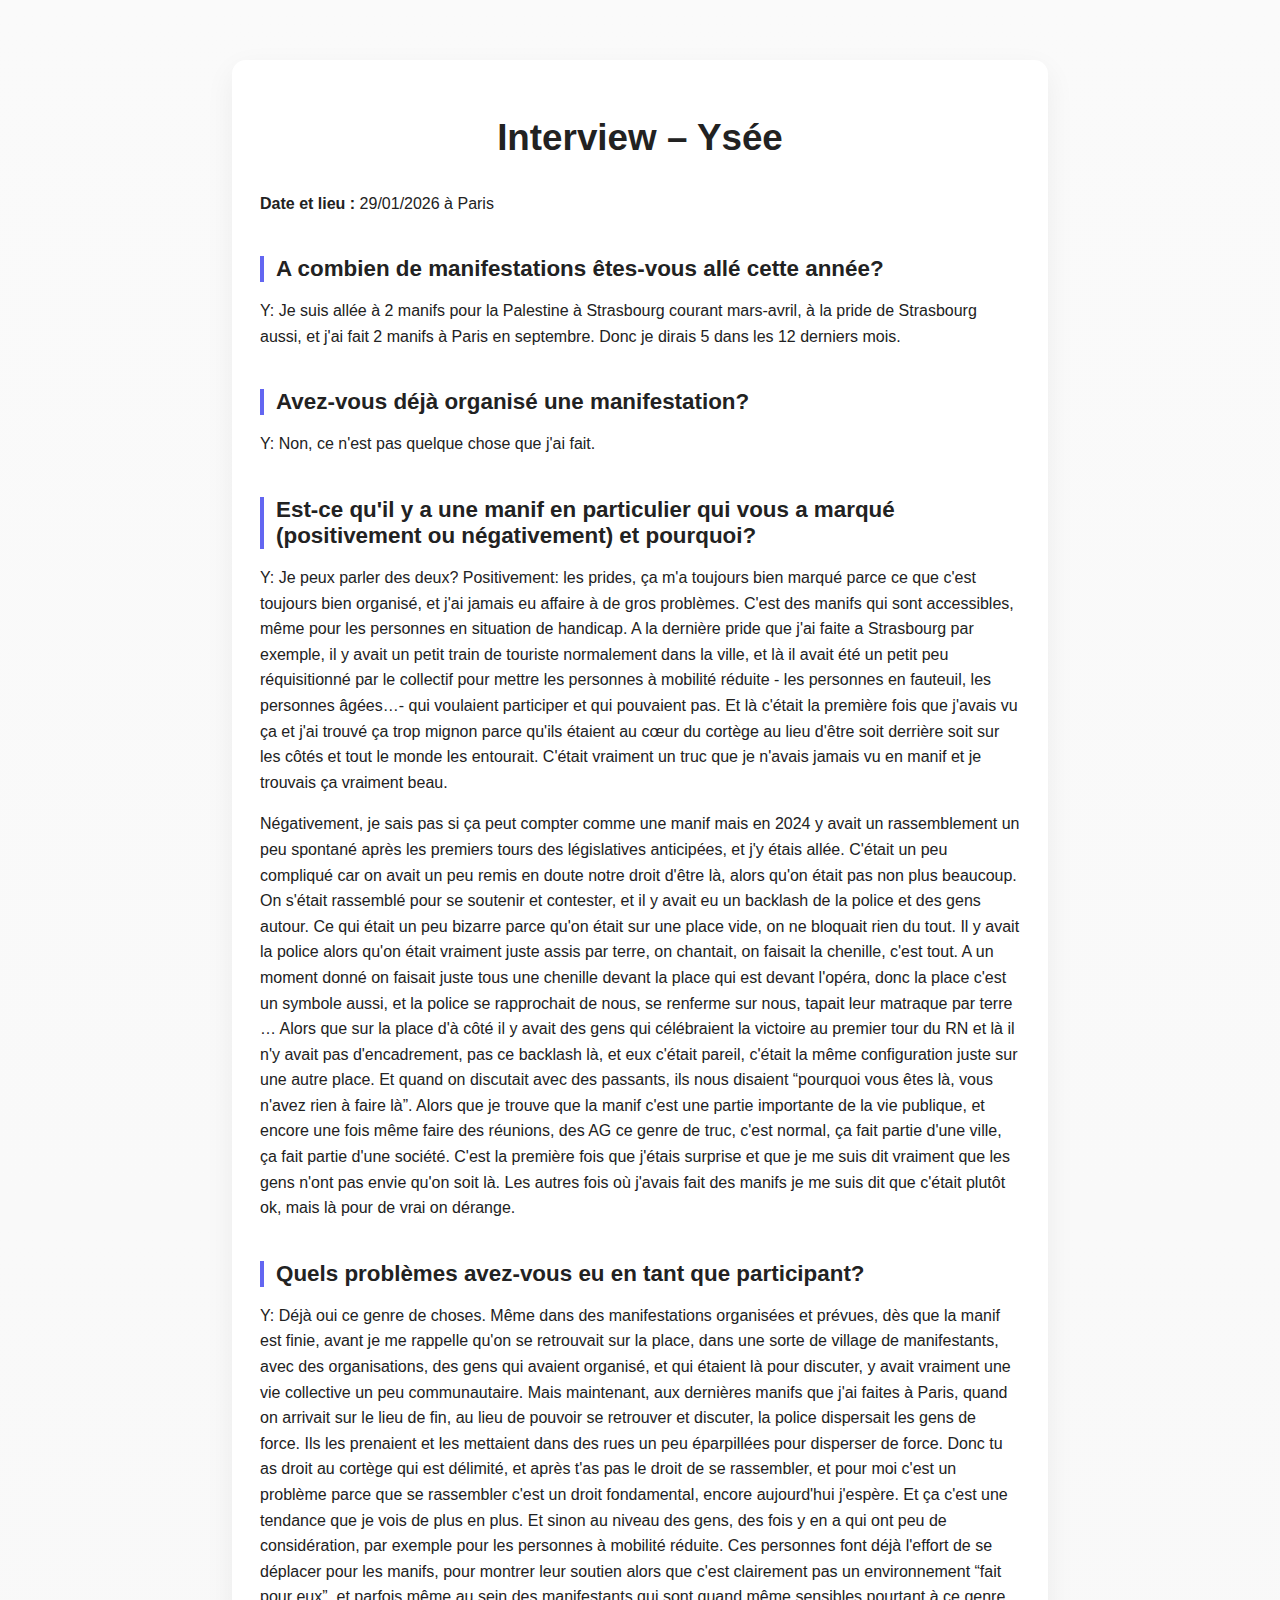
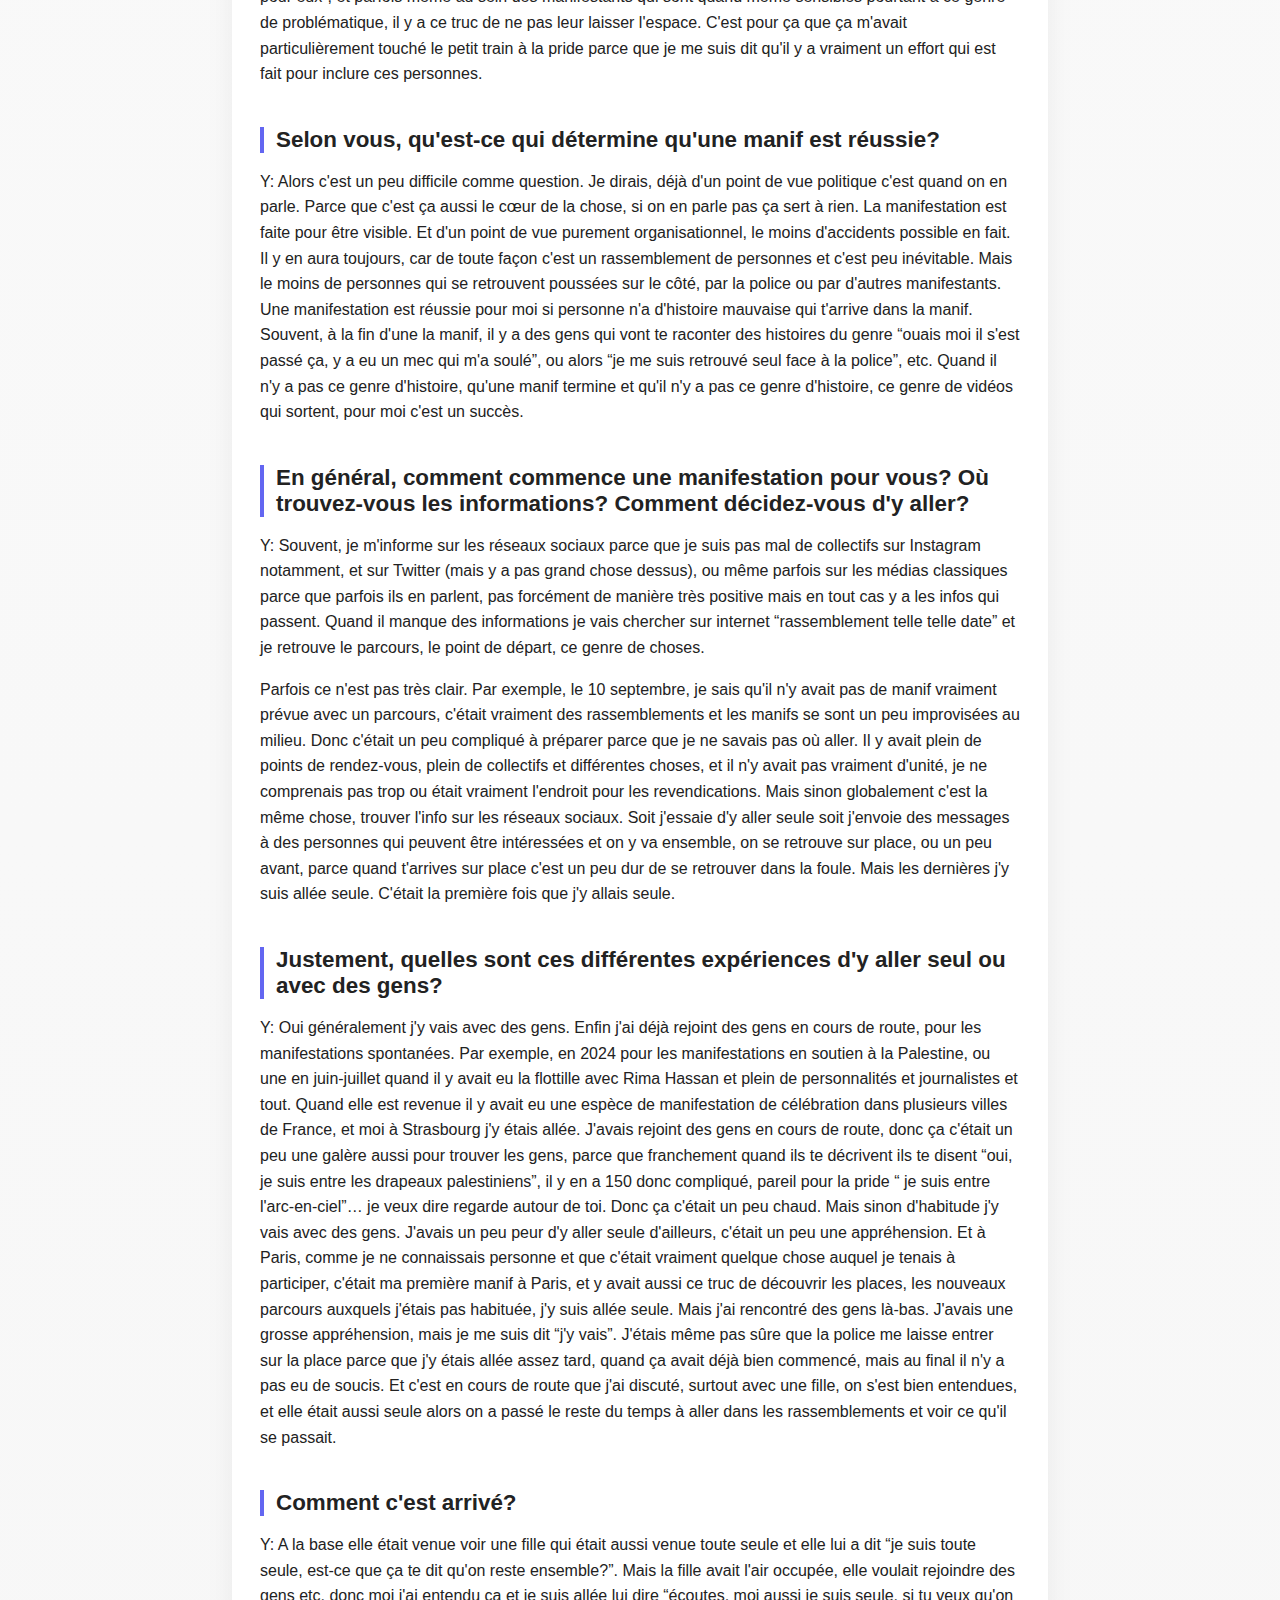
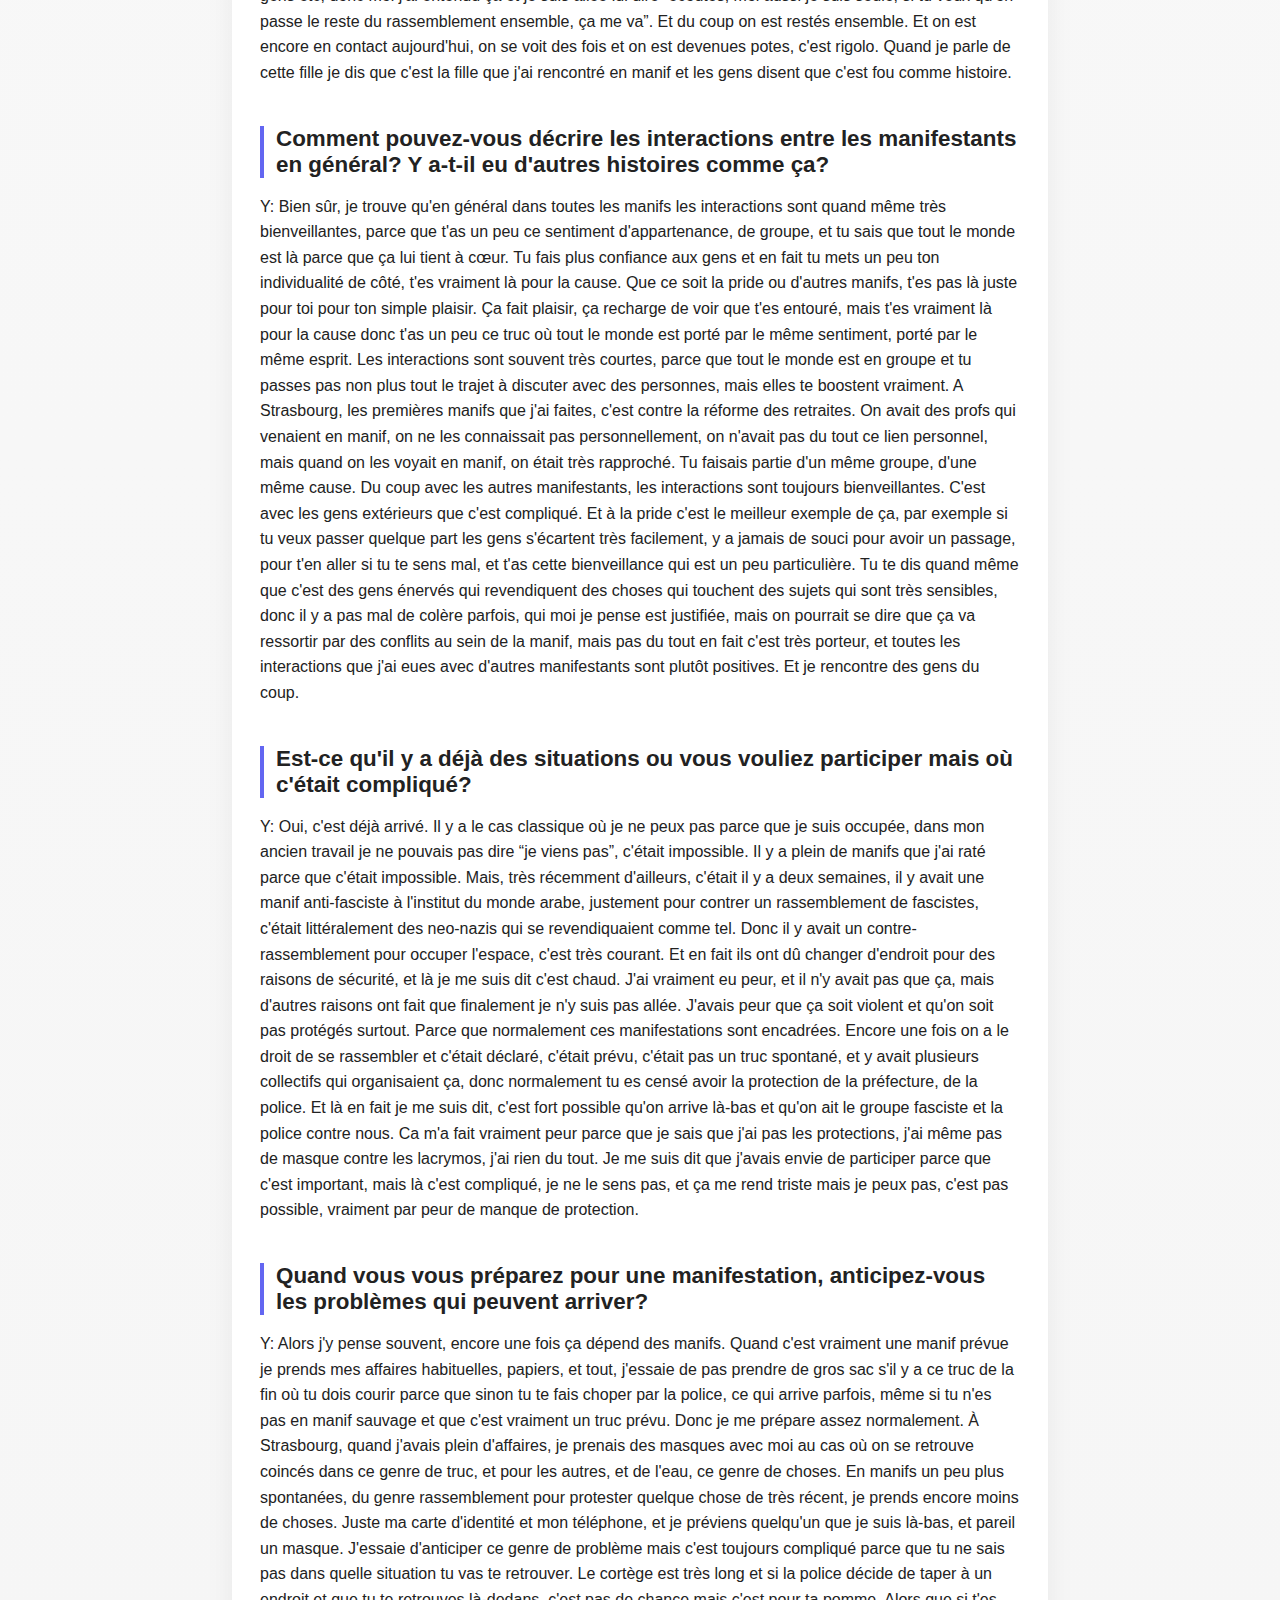
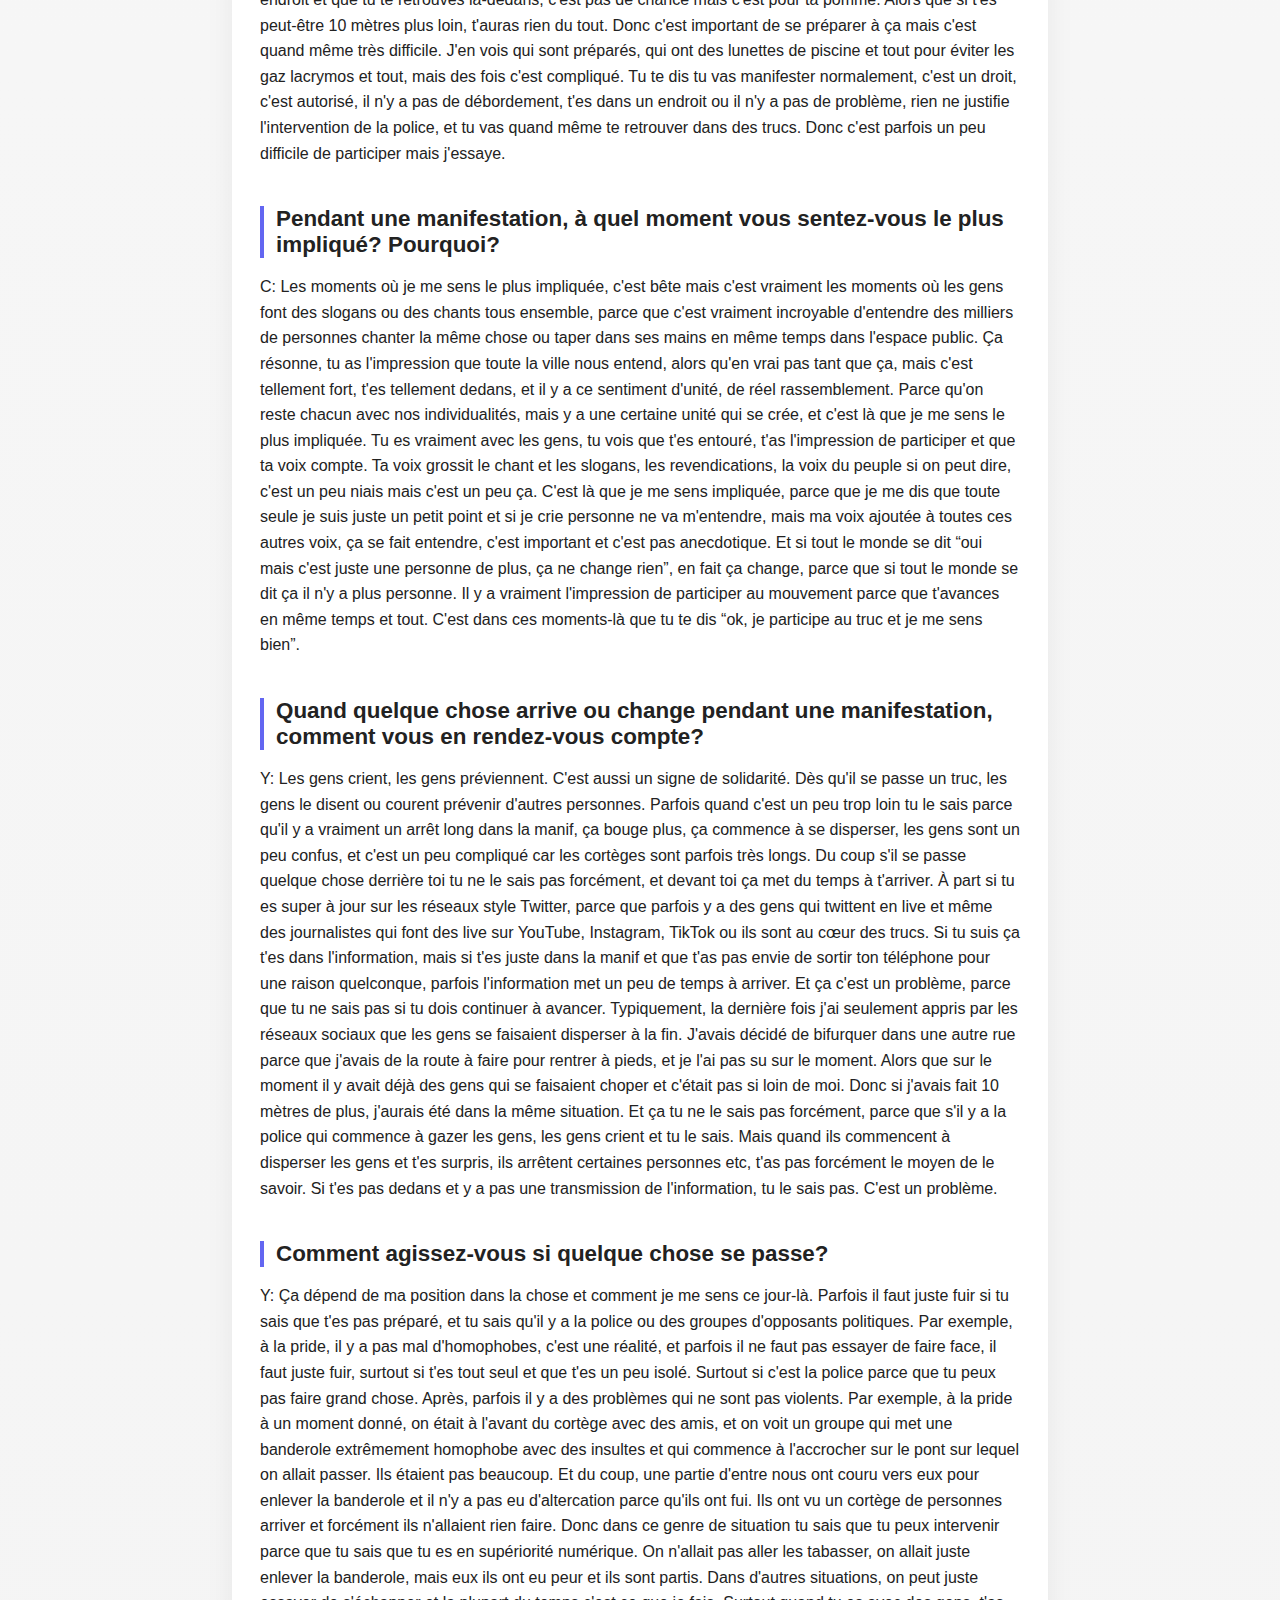
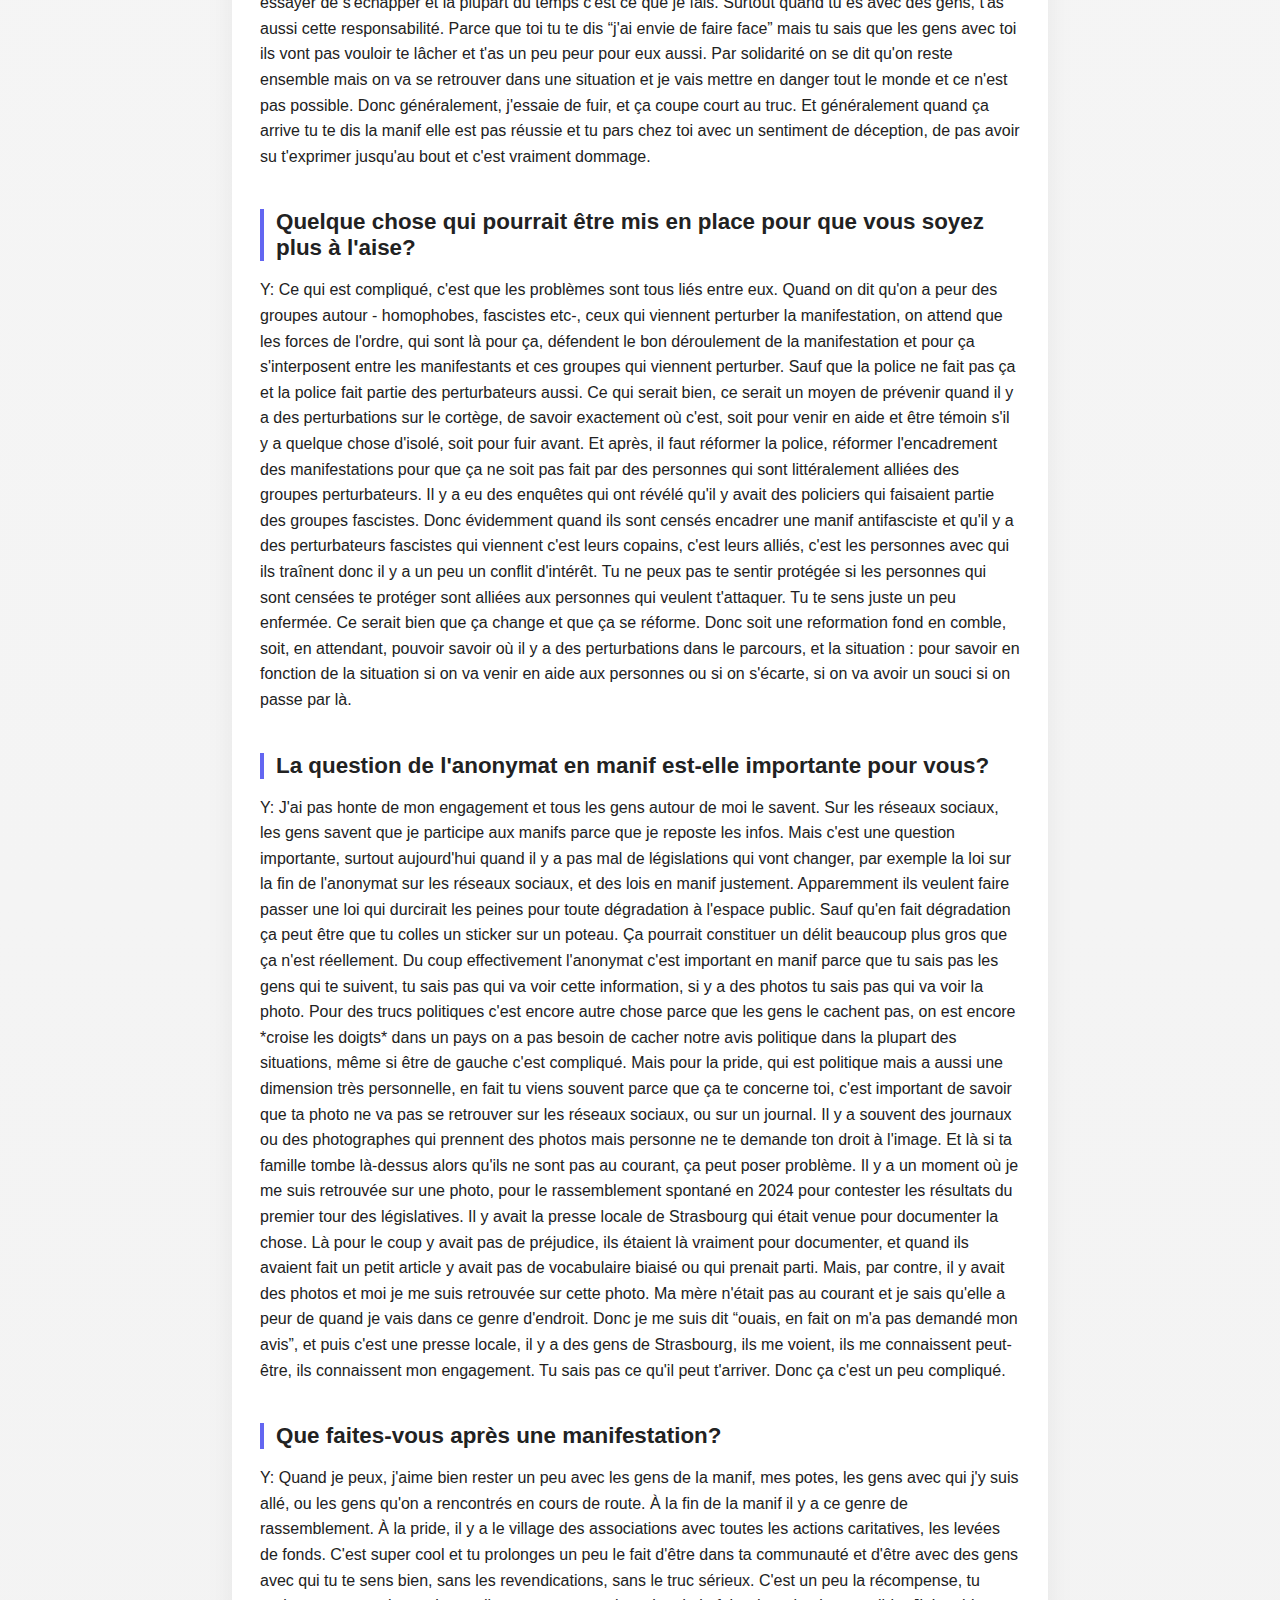
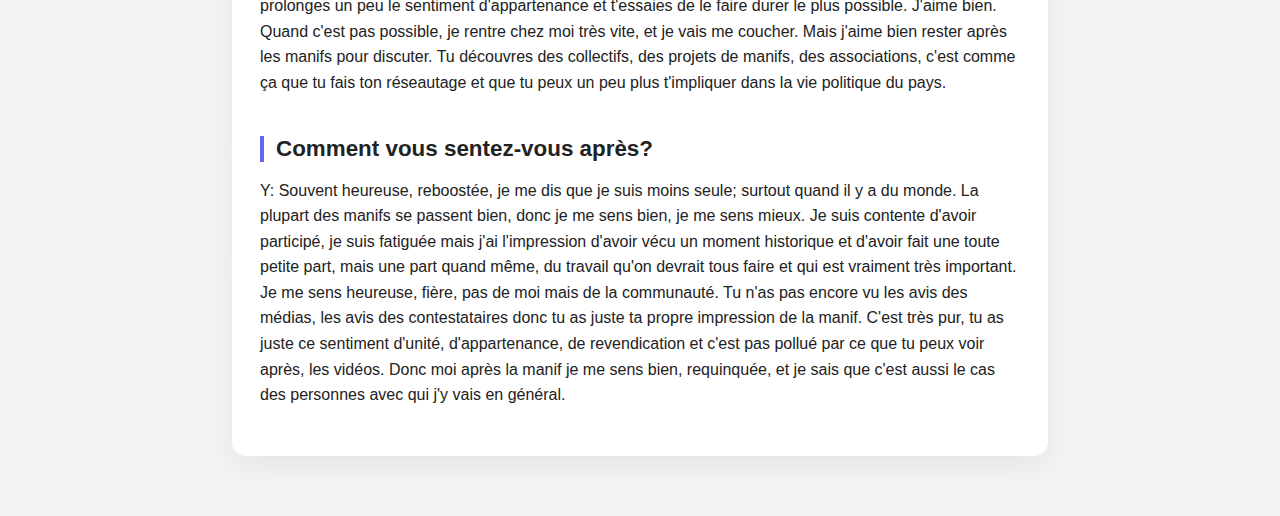
<file: interviews/Ysée.html>
<!DOCTYPE html>
<html lang="fr">
<head>
  <meta charset="UTF-8">
  <title>Interview – Ysée</title>
  <link rel="stylesheet" href="../style.css">
</head>
<body>

  <main class="container">
    <h1>Interview – Ysée</h1>

    <p><strong>Date et lieu :</strong> 29/01/2026 à Paris</p>

    <h2>A combien de manifestations êtes-vous allé cette année?</h2>
    <p>
      Y: Je suis allée à 2 manifs pour la Palestine à Strasbourg courant mars-avril, à la pride de Strasbourg aussi,
      et j'ai fait 2 manifs à Paris en septembre. Donc je dirais 5 dans les 12 derniers mois.
    </p>

    <h2>Avez-vous déjà organisé une manifestation?</h2>
    <p>
      Y: Non, ce n'est pas quelque chose que j'ai fait.
    </p>

    <h2>Est-ce qu'il y a une manif en particulier qui vous a marqué (positivement ou négativement) et pourquoi?</h2>
    <p>
      Y: Je peux parler des deux? Positivement: les prides, ça m'a toujours bien marqué parce ce que c'est toujours bien organisé,
      et j'ai jamais eu affaire à de gros problèmes. C'est des manifs qui sont accessibles, même pour les personnes en situation de handicap.
      A la dernière pride que j'ai faite a Strasbourg par exemple, il y avait un petit train de touriste normalement dans la ville,
      et là il avait été un petit peu réquisitionné par le collectif pour mettre les personnes à mobilité réduite
      - les personnes en fauteuil, les personnes âgées…- qui voulaient participer et qui pouvaient pas.
      Et là c'était la première fois que j'avais vu ça et j'ai trouvé ça trop mignon parce qu'ils étaient au cœur du cortège au lieu d'être soit derrière soit sur les côtés
      et tout le monde les entourait. C'était vraiment un truc que je n'avais jamais vu en manif et je trouvais ça vraiment beau.
    </p>
    <p>
      Négativement, je sais pas si ça peut compter comme une manif mais en 2024 y avait un rassemblement un peu spontané après les premiers tours des législatives anticipées,
      et j'y étais allée. C'était un peu compliqué car on avait un peu remis en doute notre droit d'être là, alors qu'on était pas non plus beaucoup.
      On s'était rassemblé pour se soutenir et contester, et il y avait eu un backlash de la police et des gens autour.
      Ce qui était un peu bizarre parce qu'on était sur une place vide, on ne bloquait rien du tout.
      Il y avait la police alors qu'on était vraiment juste assis par terre, on chantait, on faisait la chenille, c'est tout.
      A un moment donné on faisait juste tous une chenille devant la place qui est devant l'opéra, donc la place c'est un symbole aussi,
      et la police se rapprochait de nous, se renferme sur nous, tapait leur matraque par terre …
      Alors que sur la place d'à côté il y avait des gens qui célébraient la victoire au premier tour du RN et là il n'y avait pas d'encadrement, pas ce backlash là,
      et eux c'était pareil, c'était la même configuration juste sur une autre place.
      Et quand on discutait avec des passants, ils nous disaient “pourquoi vous êtes là, vous n'avez rien à faire là”.
      Alors que je trouve que la manif c'est une partie importante de la vie publique, et encore une fois même faire des réunions, des AG ce genre de truc, c'est normal, ça fait partie d'une ville, ça fait partie d'une société.
      C'est la première fois que j'étais surprise et que je me suis dit vraiment que les gens n'ont pas envie qu'on soit là.
      Les autres fois où j'avais fait des manifs je me suis dit que c'était plutôt ok, mais là pour de vrai on dérange.
    </p>

    <h2>Quels problèmes avez-vous eu en tant que participant?</h2>
    <p>
      Y: Déjà oui ce genre de choses. Même dans des manifestations organisées et prévues, dès que la manif est finie,
      avant je me rappelle qu'on se retrouvait sur la place, dans une sorte de village de manifestants, avec des organisations,
      des gens qui avaient organisé, et qui étaient là pour discuter, y avait vraiment une vie collective un peu communautaire.
      Mais maintenant, aux dernières manifs que j'ai faites à Paris, quand on arrivait sur le lieu de fin, au lieu de pouvoir se retrouver et discuter,
      la police dispersait les gens de force. Ils les prenaient et les mettaient dans des rues un peu éparpillées pour disperser de force.
      Donc tu as droit au cortège qui est délimité, et après t'as pas le droit de se rassembler, et pour moi c'est un problème parce que se rassembler c'est un droit fondamental, encore aujourd'hui j'espère.
      Et ça c'est une tendance que je vois de plus en plus.
      Et sinon au niveau des gens, des fois y en a qui ont peu de considération, par exemple pour les personnes à mobilité réduite.
      Ces personnes font déjà l'effort de se déplacer pour les manifs, pour montrer leur soutien alors que c'est clairement pas un environnement “fait pour eux”,
      et parfois même au sein des manifestants qui sont quand même sensibles pourtant à ce genre de problématique,
      il y a ce truc de ne pas leur laisser l'espace.
      C'est pour ça que ça m'avait particulièrement touché le petit train à la pride parce que je me suis dit qu'il y a vraiment un effort qui est fait pour inclure ces personnes.
    </p>

    <h2>Selon vous, qu'est-ce qui détermine qu'une manif est réussie?</h2>
    <p>
      Y: Alors c'est un peu difficile comme question. Je dirais, déjà d'un point de vue politique c'est quand on en parle.
      Parce que c'est ça aussi le cœur de la chose, si on en parle pas ça sert à rien. La manifestation est faite pour être visible.
      Et d'un point de vue purement organisationnel, le moins d'accidents possible en fait.
      Il y en aura toujours, car de toute façon c'est un rassemblement de personnes et c'est peu inévitable.
      Mais le moins de personnes qui se retrouvent poussées sur le côté, par la police ou par d'autres manifestants.
      Une manifestation est réussie pour moi si personne n'a d'histoire mauvaise qui t'arrive dans la manif.
      Souvent, à la fin d'une la manif, il y a des gens qui vont te raconter des histoires du genre “ouais moi il s'est passé ça, y a eu un mec qui m'a soulé”,
      ou alors “je me suis retrouvé seul face à la police”, etc. Quand il n'y a pas ce genre d'histoire, qu'une manif termine et qu'il n'y a pas ce genre d'histoire, ce genre de vidéos qui sortent, pour moi c'est un succès.
    </p>

    <h2>En général, comment commence une manifestation pour vous? Où trouvez-vous les informations? Comment décidez-vous d'y aller?</h2>
    <p>
      Y: Souvent, je m'informe sur les réseaux sociaux parce que je suis pas mal de collectifs sur Instagram notamment, et sur Twitter (mais y a pas grand chose dessus),
      ou même parfois sur les médias classiques parce que parfois ils en parlent, pas forcément de manière très positive mais en tout cas y a les infos qui passent.
      Quand il manque des informations je vais chercher sur internet “rassemblement telle telle date” et je retrouve le parcours, le point de départ, ce genre de choses.
    </p>
    <p>
      Parfois ce n'est pas très clair. Par exemple, le 10 septembre, je sais qu'il n'y avait pas de manif vraiment prévue avec un parcours,
      c'était vraiment des rassemblements et les manifs se sont un peu improvisées au milieu.
      Donc c'était un peu compliqué à préparer parce que je ne savais pas où aller. Il y avait plein de points de rendez-vous, plein de collectifs et différentes choses, et il n'y avait pas vraiment d'unité, je ne comprenais pas trop ou était vraiment l'endroit pour les revendications.
      Mais sinon globalement c'est la même chose, trouver l'info sur les réseaux sociaux.
      Soit j'essaie d'y aller seule soit j'envoie des messages à des personnes qui peuvent être intéressées et on y va ensemble, on se retrouve sur place, ou un peu avant,
      parce quand t'arrives sur place c'est un peu dur de se retrouver dans la foule. Mais les dernières j'y suis allée seule.
      C'était la première fois que j'y allais seule.
    </p>

    <h2>Justement, quelles sont ces différentes expériences d'y aller seul ou avec des gens?</h2>
    <p>
      Y: Oui généralement j'y vais avec des gens. Enfin j'ai déjà rejoint des gens en cours de route, pour les manifestations spontanées.
      Par exemple, en 2024 pour les manifestations en soutien à la Palestine, ou une en juin-juillet quand il y avait eu la flottille avec Rima Hassan et plein de personnalités et journalistes et tout.
      Quand elle est revenue il y avait eu une espèce de manifestation de célébration dans plusieurs villes de France, et moi à Strasbourg j'y étais allée.
      J'avais rejoint des gens en cours de route, donc ça c'était un peu une galère aussi pour trouver les gens, parce que franchement quand ils te décrivent ils te disent “oui, je suis entre les drapeaux palestiniens”, il y en a 150 donc compliqué, pareil pour la pride “ je suis entre l'arc-en-ciel”… je veux dire regarde autour de toi.
      Donc ça c'était un peu chaud.
      Mais sinon d'habitude j'y vais avec des gens. J'avais un peu peur d'y aller seule d'ailleurs, c'était un peu une appréhension.
      Et à Paris, comme je ne connaissais personne et que c'était vraiment quelque chose auquel je tenais à participer, c'était ma première manif à Paris,
      et y avait aussi ce truc de découvrir les places, les nouveaux parcours auxquels j'étais pas habituée, j'y suis allée seule. Mais j'ai rencontré des gens là-bas.
      J'avais une grosse appréhension, mais je me suis dit “j'y vais”.
      J'étais même pas sûre que la police me laisse entrer sur la place parce que j'y étais allée assez tard, quand ça avait déjà bien commencé,
      mais au final il n'y a pas eu de soucis. Et c'est en cours de route que j'ai discuté, surtout avec une fille, on s'est bien entendues,
      et elle était aussi seule alors on a passé le reste du temps à aller dans les rassemblements et voir ce qu'il se passait.
    </p>

    <h2>Comment c'est arrivé?</h2>
    <p>
      Y: A la base elle était venue voir une fille qui était aussi venue toute seule et elle lui a dit “je suis toute seule, est-ce que ça te dit qu'on reste ensemble?”.
      Mais la fille avait l'air occupée, elle voulait rejoindre des gens etc, donc moi j'ai entendu ça et je suis allée lui dire
      “écoutes, moi aussi je suis seule, si tu veux qu'on passe le reste du rassemblement ensemble, ça me va”.
      Et du coup on est restés ensemble. Et on est encore en contact aujourd'hui, on se voit des fois et on est devenues potes, c'est rigolo.
      Quand je parle de cette fille je dis que c'est la fille que j'ai rencontré en manif et les gens disent que c'est fou comme histoire.
    </p>

    <h2>Comment pouvez-vous décrire les interactions entre les manifestants en général? Y a-t-il eu d'autres histoires comme ça?</h2>
    <p>
      Y: Bien sûr, je trouve qu'en général dans toutes les manifs les interactions sont quand même très bienveillantes,
      parce que t'as un peu ce sentiment d'appartenance, de groupe, et tu sais que tout le monde est là parce que ça lui tient à cœur.
      Tu fais plus confiance aux gens et en fait tu mets un peu ton individualité de côté, t'es vraiment là pour la cause.
      Que ce soit la pride ou d'autres manifs, t'es pas là juste pour toi pour ton simple plaisir.
      Ça fait plaisir, ça recharge de voir que t'es entouré, mais t'es vraiment là pour la cause donc t'as un peu ce truc où tout le monde est porté par le même sentiment, porté par le même esprit.
      Les interactions sont souvent très courtes, parce que tout le monde est en groupe et tu passes pas non plus tout le trajet à discuter avec des personnes, mais elles te boostent vraiment.
      A Strasbourg, les premières manifs que j'ai faites, c'est contre la réforme des retraites.
      On avait des profs qui venaient en manif, on ne les connaissait pas personnellement, on n'avait pas du tout ce lien personnel,
      mais quand on les voyait en manif, on était très rapproché. Tu faisais partie d'un même groupe, d'une même cause.
      Du coup avec les autres manifestants, les interactions sont toujours bienveillantes. C'est avec les gens extérieurs que c'est compliqué.
      Et à la pride c'est le meilleur exemple de ça, par exemple si tu veux passer quelque part les gens s'écartent très facilement, y a jamais de souci pour avoir un passage, pour t'en aller si tu te sens mal,
      et t'as cette bienveillance qui est un peu particulière.
      Tu te dis quand même que c'est des gens énervés qui revendiquent des choses qui touchent des sujets qui sont très sensibles, donc il y a pas mal de colère parfois, qui moi je pense est justifiée,
      mais on pourrait se dire que ça va ressortir par des conflits au sein de la manif, mais pas du tout en fait c'est très porteur, et toutes les interactions que j'ai eues avec d'autres manifestants sont plutôt positives. Et je rencontre des gens du coup.
    </p>

    <h2>Est-ce qu'il y a déjà des situations ou vous vouliez participer mais où c'était compliqué?</h2>
    <p>
      Y: Oui, c'est déjà arrivé. Il y a le cas classique où je ne peux pas parce que je suis occupée, dans mon ancien travail je ne pouvais pas dire “je viens pas”, c'était impossible.
      Il y a plein de manifs que j'ai raté parce que c'était impossible.
      Mais, très récemment d'ailleurs, c'était il y a deux semaines, il y avait une manif anti-fasciste à l'institut du monde arabe, justement pour contrer un rassemblement de fascistes,
      c'était littéralement des neo-nazis qui se revendiquaient comme tel. Donc il y avait un contre-rassemblement pour occuper l'espace, c'est très courant.
      Et en fait ils ont dû changer d'endroit pour des raisons de sécurité, et là je me suis dit c'est chaud. J'ai vraiment eu peur, et il n'y avait pas que ça,
      mais d'autres raisons ont fait que finalement je n'y suis pas allée. J'avais peur que ça soit violent et qu'on soit pas protégés surtout.
      Parce que normalement ces manifestations sont encadrées. Encore une fois on a le droit de se rassembler et c'était déclaré, c'était prévu, c'était pas un truc spontané,
      et y avait plusieurs collectifs qui organisaient ça, donc normalement tu es censé avoir la protection de la préfecture, de la police.
      Et là en fait je me suis dit, c'est fort possible qu'on arrive là-bas et qu'on ait le groupe fasciste et la police contre nous. Ca m'a fait vraiment peur parce que je sais que j'ai pas les protections,
      j'ai même pas de masque contre les lacrymos, j'ai rien du tout. Je me suis dit que j'avais envie de participer parce que c'est important, mais là c'est compliqué,
      je ne le sens pas, et ça me rend triste mais je peux pas, c'est pas possible, vraiment par peur de manque de protection.
    </p>
    <h2>Quand vous vous préparez pour une manifestation, anticipez-vous les problèmes qui peuvent arriver?</h2>
    <p>
      Y: Alors j'y pense souvent, encore une fois ça dépend des manifs.
      Quand c'est vraiment une manif prévue je prends mes affaires habituelles, papiers, et tout, j'essaie de pas prendre de gros sac s'il y a ce truc de la fin où tu dois courir parce que sinon tu te fais choper par la police, ce qui arrive parfois, même si tu n'es pas en manif sauvage et que c'est vraiment un truc prévu.
      Donc je me prépare assez normalement. À Strasbourg, quand j'avais plein d'affaires, je prenais des masques avec moi au cas où on se retrouve coincés dans ce genre de truc, et pour les autres, et de l'eau, ce genre de choses.
      En manifs un peu plus spontanées, du genre rassemblement pour protester quelque chose de très récent, je prends encore moins de choses. Juste ma carte d'identité et mon téléphone, et je préviens quelqu'un que je suis là-bas, et pareil un masque.
      J'essaie d'anticiper ce genre de problème mais c'est toujours compliqué parce que tu ne sais pas dans quelle situation tu vas te retrouver.
      Le cortège est très long et si la police décide de taper à un endroit et que tu te retrouves là-dedans, c'est pas de chance mais c'est pour ta pomme.
      Alors que si t'es peut-être 10 mètres plus loin, t'auras rien du tout. Donc c'est important de se préparer à ça mais c'est quand même très difficile.
      J'en vois qui sont préparés, qui ont des lunettes de piscine et tout pour éviter les gaz lacrymos et tout, mais des fois c'est compliqué.
      Tu te dis tu vas manifester normalement, c'est un droit, c'est autorisé, il n'y a pas de débordement, t'es dans un endroit ou il n'y a pas de problème, rien ne justifie l'intervention de la police, et tu vas quand même te retrouver dans des trucs.
      Donc c'est parfois un peu difficile de participer mais j'essaye.
    </p>

    <h2>Pendant une manifestation, à quel moment vous sentez-vous le plus impliqué? Pourquoi?</h2>
    <p>
      C: Les moments où je me sens le plus impliquée, c'est bête mais c'est vraiment les moments où les gens font des slogans ou des chants tous ensemble,
      parce que c'est vraiment incroyable d'entendre des milliers de personnes chanter la même chose ou taper dans ses mains en même temps dans l'espace public.
      Ça résonne, tu as l'impression que toute la ville nous entend, alors qu'en vrai pas tant que ça, mais c'est tellement fort, t'es tellement dedans, et il y a ce sentiment d'unité, de réel rassemblement.
      Parce qu'on reste chacun avec nos individualités, mais y a une certaine unité qui se crée, et c'est là que je me sens le plus impliquée.
      Tu es vraiment avec les gens, tu vois que t'es entouré, t'as l'impression de participer et que ta voix compte. Ta voix grossit le chant et les slogans, les revendications, la voix du peuple si on peut dire, c'est un peu niais mais c'est un peu ça.
      C'est là que je me sens impliquée, parce que je me dis que toute seule je suis juste un petit point et si je crie personne ne va m'entendre,
      mais ma voix ajoutée à toutes ces autres voix, ça se fait entendre, c'est important et c'est pas anecdotique.
      Et si tout le monde se dit “oui mais c'est juste une personne de plus, ça ne change rien”, en fait ça change, parce que si tout le monde se dit ça il n'y a plus personne.
      Il y a vraiment l'impression de participer au mouvement parce que t'avances en même temps et tout. C'est dans ces moments-là que tu te dis “ok, je participe au truc et je me sens bien”.
    </p>

    <h2>Quand quelque chose arrive ou change pendant une manifestation, comment vous en rendez-vous compte?</h2>
    <p>
      Y: Les gens crient, les gens préviennent. C'est aussi un signe de solidarité. Dès qu'il se passe un truc, les gens le disent ou courent prévenir d'autres personnes.
      Parfois quand c'est un peu trop loin tu le sais parce qu'il y a vraiment un arrêt long dans la manif, ça bouge plus, ça commence à se disperser,
      les gens sont un peu confus, et c'est un peu compliqué car les cortèges sont parfois très longs.
      Du coup s'il se passe quelque chose derrière toi tu ne le sais pas forcément, et devant toi ça met du temps à t'arriver.
      À part si tu es super à jour sur les réseaux style Twitter, parce que parfois y a des gens qui twittent en live et même des journalistes qui font des live sur YouTube, Instagram, TikTok ou ils sont au cœur des trucs.
      Si tu suis ça t'es dans l'information, mais si t'es juste dans la manif et que t'as pas envie de sortir ton téléphone pour une raison quelconque, parfois l'information met un peu de temps à arriver.
      Et ça c'est un problème, parce que tu ne sais pas si tu dois continuer à avancer.
      Typiquement, la dernière fois j'ai seulement appris par les réseaux sociaux que les gens se faisaient disperser à la fin.
      J'avais décidé de bifurquer dans une autre rue parce que j'avais de la route à faire pour rentrer à pieds, et je l'ai pas su sur le moment.
      Alors que sur le moment il y avait déjà des gens qui se faisaient choper et c'était pas si loin de moi.
      Donc si j'avais fait 10 mètres de plus, j'aurais été dans la même situation. Et ça tu ne le sais pas forcément, parce que s'il y a la police qui commence à gazer les gens, les gens crient et tu le sais.
      Mais quand ils commencent à disperser les gens et t'es surpris, ils arrêtent certaines personnes etc, t'as pas forcément le moyen de le savoir. Si t'es pas dedans et y a pas une transmission de l'information, tu le sais pas. C'est un problème.
    </p>

    <h2>Comment agissez-vous si quelque chose se passe?</h2>
    <p>
      Y: Ça dépend de ma position dans la chose et comment je me sens ce jour-là. Parfois il faut juste fuir si tu sais que t'es pas préparé, et tu sais qu'il y a la police ou des groupes d'opposants politiques.
      Par exemple, à la pride, il y a pas mal d'homophobes, c'est une réalité, et parfois il ne faut pas essayer de faire face, il faut juste fuir, surtout si t'es tout seul et que t'es un peu isolé.
      Surtout si c'est la police parce que tu peux pas faire grand chose.
      Après, parfois il y a des problèmes qui ne sont pas violents. Par exemple, à la pride à un moment donné, on était à l'avant du cortège avec des amis,
      et on voit un groupe qui met une banderole extrêmement homophobe avec des insultes et qui commence à l'accrocher sur le pont sur lequel on allait passer.
      Ils étaient pas beaucoup. Et du coup, une partie d'entre nous ont couru vers eux pour enlever la banderole et il n'y a pas eu d'altercation parce qu'ils ont fui.
      Ils ont vu un cortège de personnes arriver et forcément ils n'allaient rien faire.
      Donc dans ce genre de situation tu sais que tu peux intervenir parce que tu sais que tu es en supériorité numérique.
      On n'allait pas aller les tabasser, on allait juste enlever la banderole, mais eux ils ont eu peur et ils sont partis.
      Dans d'autres situations, on peut juste essayer de s'échapper et la plupart du temps c'est ce que je fais.
      Surtout quand tu es avec des gens, t'as aussi cette responsabilité. Parce que toi tu te dis “j'ai envie de faire face” mais tu sais que les gens avec toi ils vont pas vouloir te lâcher et t'as un peu peur pour eux aussi.
      Par solidarité on se dit qu'on reste ensemble mais on va se retrouver dans une situation et je vais mettre en danger tout le monde et ce n'est pas possible.
      Donc généralement, j'essaie de fuir, et ça coupe court au truc. Et généralement quand ça arrive tu te dis la manif elle est pas réussie et tu pars chez toi avec un sentiment de déception,
      de pas avoir su t'exprimer jusqu'au bout et c'est vraiment dommage.
    </p>

    <h2>Quelque chose qui pourrait être mis en place pour que vous soyez plus à l'aise?</h2>
    <p>
      Y: Ce qui est compliqué, c'est que les problèmes sont tous liés entre eux.
      Quand on dit qu'on a peur des groupes autour - homophobes, fascistes etc-, ceux qui viennent perturber la manifestation,
      on attend que les forces de l'ordre, qui sont là pour ça, défendent le bon déroulement de la manifestation et pour ça s'interposent entre les manifestants et ces groupes qui viennent perturber.
      Sauf que la police ne fait pas ça et la police fait partie des perturbateurs aussi.
      Ce qui serait bien, ce serait un moyen de prévenir quand il y a des perturbations sur le cortège, de savoir exactement où c'est,
      soit pour venir en aide et être témoin s'il y a quelque chose d'isolé, soit pour fuir avant.
      Et après, il faut réformer la police, réformer l'encadrement des manifestations pour que ça ne soit pas fait par des personnes qui sont littéralement alliées des groupes perturbateurs.
      Il y a eu des enquêtes qui ont révélé qu'il y avait des policiers qui faisaient partie des groupes fascistes.
      Donc évidemment quand ils sont censés encadrer une manif antifasciste et qu'il y a des perturbateurs fascistes qui viennent c'est leurs copains, c'est leurs alliés,
      c'est les personnes avec qui ils traînent donc il y a un peu un conflit d'intérêt.
      Tu ne peux pas te sentir protégée si les personnes qui sont censées te protéger sont alliées aux personnes qui veulent t'attaquer.
      Tu te sens juste un peu enfermée. Ce serait bien que ça change et que ça se réforme.
      Donc soit une reformation fond en comble, soit, en attendant, pouvoir savoir où il y a des perturbations dans le parcours, et la situation :
      pour savoir en fonction de la situation si on va venir en aide aux personnes ou si on s'écarte, si on va avoir un souci si on passe par là.
    </p>

    <h2>La question de l'anonymat en manif est-elle importante pour vous?</h2>
    <p>
      Y: J'ai pas honte de mon engagement et tous les gens autour de moi le savent. Sur les réseaux sociaux, les gens savent que je participe aux manifs parce que je reposte les infos.
      Mais c'est une question importante, surtout aujourd'hui quand il y a pas mal de législations qui vont changer, par exemple la loi sur la fin de l'anonymat sur les réseaux sociaux, et des lois en manif justement.
      Apparemment ils veulent faire passer une loi qui durcirait les peines pour toute dégradation à l'espace public.
      Sauf qu'en fait dégradation ça peut être que tu colles un sticker sur un poteau. Ça pourrait constituer un délit beaucoup plus gros que ça n'est réellement.
      Du coup effectivement l'anonymat c'est important en manif parce que tu sais pas les gens qui te suivent, tu sais pas qui va voir cette information, si y a des photos tu sais pas qui va voir la photo.
      Pour des trucs politiques c'est encore autre chose parce que les gens le cachent pas, on est encore *croise les doigts* dans un pays on a pas besoin de cacher notre avis politique dans la plupart des situations,
      même si être de gauche c'est compliqué. Mais pour la pride, qui est politique mais a aussi une dimension très personnelle, en fait tu viens souvent parce que ça te concerne toi,
      c'est important de savoir que ta photo ne va pas se retrouver sur les réseaux sociaux, ou sur un journal.
      Il y a souvent des journaux ou des photographes qui prennent des photos mais personne ne te demande ton droit à l'image.
      Et là si ta famille tombe là-dessus alors qu'ils ne sont pas au courant, ça peut poser problème.
      Il y a un moment où je me suis retrouvée sur une photo, pour le rassemblement spontané en 2024 pour contester les résultats du premier tour des législatives.
      Il y avait la presse locale de Strasbourg qui était venue pour documenter la chose.
      Là pour le coup y avait pas de préjudice, ils étaient là vraiment pour documenter, et quand ils avaient fait un petit article y avait pas de vocabulaire biaisé ou qui prenait parti.
      Mais, par contre, il y avait des photos et moi je me suis retrouvée sur cette photo. Ma mère n'était pas au courant et je sais qu'elle a peur de quand je vais dans ce genre d'endroit.
      Donc je me suis dit “ouais, en fait on m'a pas demandé mon avis”, et puis c'est une presse locale, il y a des gens de Strasbourg, ils me voient, ils me connaissent peut-être, ils connaissent mon engagement. Tu sais pas ce qu'il peut t'arriver. Donc ça c'est un peu compliqué.
    </p>

    <h2>Que faites-vous après une manifestation?</h2>
    <p>
      Y: Quand je peux, j'aime bien rester un peu avec les gens de la manif, mes potes, les gens avec qui j'y suis allé, ou les gens qu'on a rencontrés en cours de route.
      À la fin de la manif il y a ce genre de rassemblement. À la pride, il y a le village des associations avec toutes les actions caritatives, les levées de fonds.
      C'est super cool et tu prolonges un peu le fait d'être dans ta communauté et d'être avec des gens avec qui tu te sens bien, sans les revendications, sans le truc sérieux.
      C'est un peu la récompense, tu prolonges un peu le sentiment d'appartenance et t'essaies de le faire durer le plus possible. J'aime bien.
      Quand c'est pas possible, je rentre chez moi très vite, et je vais me coucher.
      Mais j'aime bien rester après les manifs pour discuter. Tu découvres des collectifs, des projets de manifs, des associations, c'est comme ça que tu fais ton réseautage et que tu peux un peu plus t'impliquer dans la vie politique du pays.
    </p>

    <h2>Comment vous sentez-vous après?</h2>
    <p>
      Y: Souvent heureuse, reboostée, je me dis que je suis moins seule; surtout quand il y a du monde.
      La plupart des manifs se passent bien, donc je me sens bien, je me sens mieux. Je suis contente d'avoir participé, je suis fatiguée mais j'ai l'impression d'avoir vécu un moment historique
      et d'avoir fait une toute petite part, mais une part quand même, du travail qu'on devrait tous faire et qui est vraiment très important.
      Je me sens heureuse, fière, pas de moi mais de la communauté.
      Tu n'as pas encore vu les avis des médias, les avis des contestataires donc tu as juste ta propre impression de la manif.
      C'est très pur, tu as juste ce sentiment d'unité, d'appartenance, de revendication et c'est pas pollué par ce que tu peux voir après, les vidéos.
      Donc moi après la manif je me sens bien, requinquée, et je sais que c'est aussi le cas des personnes avec qui j'y vais en général.
    </p>

  </main>
</body>
</html>
</file>
<file: style.css>
body {
  font-family: -apple-system, BlinkMacSystemFont, "Segoe UI", Roboto, sans-serif;
  background: linear-gradient(180deg, #fafafa, #f3f3f3);
  color: #222;
  margin: 0;
}

.container {
  max-width: 760px;
  margin: 60px auto;
  padding: 32px 28px;
  background: white;
  border-radius: 14px;
  box-shadow: 0 10px 30px rgba(0, 0, 0, 0.06);
}

h1 {
  font-size: 2.3rem;
  margin-bottom: 32px;
  text-align: center;
}

h2 {
  font-size: 1.4rem;
  margin-top: 40px;
  margin-bottom: 16px;
  border-left: 4px solid #6366f1;
  padding-left: 12px;
}

p, li {
  line-height: 1.6;
}

ul {
  padding-left: 18px;
}

li {
  margin-bottom: 6px;
}

.buttons {
  display: grid;
  grid-template-columns: repeat(auto-fill, minmax(140px, 1fr));
  gap: 14px;
  margin-top: 20px;
}

.btn {
  display: flex;
  align-items: center;
  justify-content: center;
  padding: 14px 16px;
  border-radius: 10px;
  text-decoration: none;
  color: #1f2937;
  font-weight: 500;
  background: #f9fafb;
  border: 1px solid #e5e7eb;
  transition: 
    transform 0.2s ease,
    box-shadow 0.2s ease,
    background 0.2s ease;
}

.btn:hover {
  background: #eef2ff;
  transform: translateY(-2px);
  box-shadow: 0 6px 18px rgba(99, 102, 241, 0.25);
}

.btn:active {
  transform: translateY(0);
  box-shadow: 0 3px 10px rgba(0, 0, 0, 0.15);
}

.card {
  margin-top: 32px;
  padding: 24px;
  background: #ffffff;
  border-radius: 12px;
  box-shadow: 0 6px 20px rgba(0, 0, 0, 0.05);
  transition: 
    transform 0.2s ease,
    box-shadow 0.2s ease,
    background 0.2s ease;
  cursor: pointer;
}

.card:hover{
  background: #eef2ff;
  transform: translateY(-5px);
  box-shadow: 0 10px 30px rgba(99, 102, 241, 0.25);
}

.interaction-images {
  display: flex;           /* aligne les images sur une ligne */
  justify-content: space-between; /* espace entre les images */
  gap: 16px;               /* espace constant */
  margin-top: 16px;
}

.interaction-images img {
  width: 32%;              /* 3 images sur une ligne prennent environ 100% */
  border-radius: 10px;     /* coins arrondis */
  box-shadow: 0 4px 15px rgba(0,0,0,0.1);
  transition: transform 0.2s ease, box-shadow 0.2s ease;
  cursor: pointer;
}

.interaction-images img:hover {
  transform: scale(1.05);
  box-shadow: 0 10px 25px rgba(0,0,0,0.2);
}

.modal {
  display: none; /* caché par défaut */
  position: fixed;
  z-index: 1000;
  left: 0;
  top: 0;
  width: 100%;
  height: 100%;
  overflow: auto;
  background-color: rgba(0,0,0,0.8);
}

.modal-content {
  display: block;
  margin: 5% auto;
  max-width: 90%;
  border-radius: 12px;
  box-shadow: 0 8px 30px rgba(0,0,0,0.4);
  transition: transform 0.3s ease;
}

.close {
  position: absolute;
  top: 20px;
  right: 30px;
  color: #fff;
  font-size: 40px;
  font-weight: bold;
  cursor: pointer;
}

.brainstorm-board {
  position: relative;
  margin-top: 30px;
  min-height: 900px; /* plus grand car 16 post-its */
  background: #f8fafc;
  border-radius: 12px;
  padding: 40px;
  overflow: hidden;
}

/* Style général */
.postit {
  position: absolute;
  width: 170px;
  border-radius: 6px;
  box-shadow: 0 6px 15px rgba(0,0,0,0.15);
  transition: transform 0.3s ease, box-shadow 0.3s ease;
  cursor: pointer;
}

/* Hover */
.postit:hover {
  transform: scale(1.15) rotate(0deg);
  z-index: 100;
  box-shadow: 0 15px 35px rgba(0,0,0,0.3);
}

/* Positionnement scattered */

/* Ligne 1 */
.board-1 .p1  { top: 40px;  left: 60px;  transform: rotate(-8deg); }
.board-1 .p2  { top: 80px;  left: 280px; transform: rotate(6deg); }
.board-1 .p3  { top: 20px;  left: 520px; transform: rotate(12deg); }
.board-1 .p4  { top: 120px; left: 720px; transform: rotate(-5deg); }

/* Ligne 2 */
.board-1 .p5  { top: 260px; left: 100px; transform: rotate(10deg); }
.board-1 .p6  { top: 320px; left: 350px; transform: rotate(-7deg); }
.board-1 .p7  { top: 250px; left: 600px; transform: rotate(5deg); }
.board-1 .p8  { top: 360px; left: 820px; transform: rotate(-12deg); }

/* Ligne 3 */
.board-1 .p9  { top: 500px; left: 70px;  transform: rotate(8deg); }
.board-1 .p10 { top: 560px; left: 300px; transform: rotate(-6deg); }
.board-1 .p11 { top: 480px; left: 540px; transform: rotate(14deg); }
.board-1 .p12 { top: 620px; left: 760px; transform: rotate(-9deg); }

/* Ligne 4 */
.board-1 .p13 { top: 720px; left: 140px; transform: rotate(-4deg); }
.board-1 .p14 { top: 760px; left: 400px; transform: rotate(11deg); }
.board-1 .p15 { top: 700px; left: 640px; transform: rotate(-10deg); }
.board-1 .p16 { top: 820px; left: 880px; transform: rotate(7deg); }

.board-2 .p17 { top: 50px;  left: 100px; transform: rotate(-6deg); }
.board-2 .p18 { top: 90px;  left: 300px; transform: rotate(8deg); }
.board-2 .p19 { top: 40px;  left: 500px; transform: rotate(-12deg); }
.board-2 .p20 { top: 130px; left: 680px; transform: rotate(5deg); }

.board-2 .p21 { top: 260px; left: 80px;  transform: rotate(10deg); }
.board-2 .p22 { top: 330px; left: 260px; transform: rotate(-7deg); }
.board-2 .p23 { top: 270px; left: 450px; transform: rotate(6deg); }
.board-2 .p24 { top: 350px; left: 630px; transform: rotate(-9deg); }

.board-2 .p25 { top: 500px; left: 120px; transform: rotate(4deg); }
.board-2 .p26 { top: 570px; left: 300px; transform: rotate(-11deg); }
.board-2 .p27 { top: 480px; left: 480px; transform: rotate(9deg); }
.board-2 .p28 { top: 620px; left: 660px; transform: rotate(-5deg); }

.board-2 .p29 { top: 720px; left: 90px;  transform: rotate(-8deg); }
.board-2 .p30 { top: 780px; left: 270px; transform: rotate(12deg); }
.board-2 .p31 { top: 700px; left: 450px; transform: rotate(-4deg); }
.board-2 .p32 { top: 830px; left: 630px; transform: rotate(7deg); }

.brainstorm-board {
  overflow-x: auto;
}
</file>
